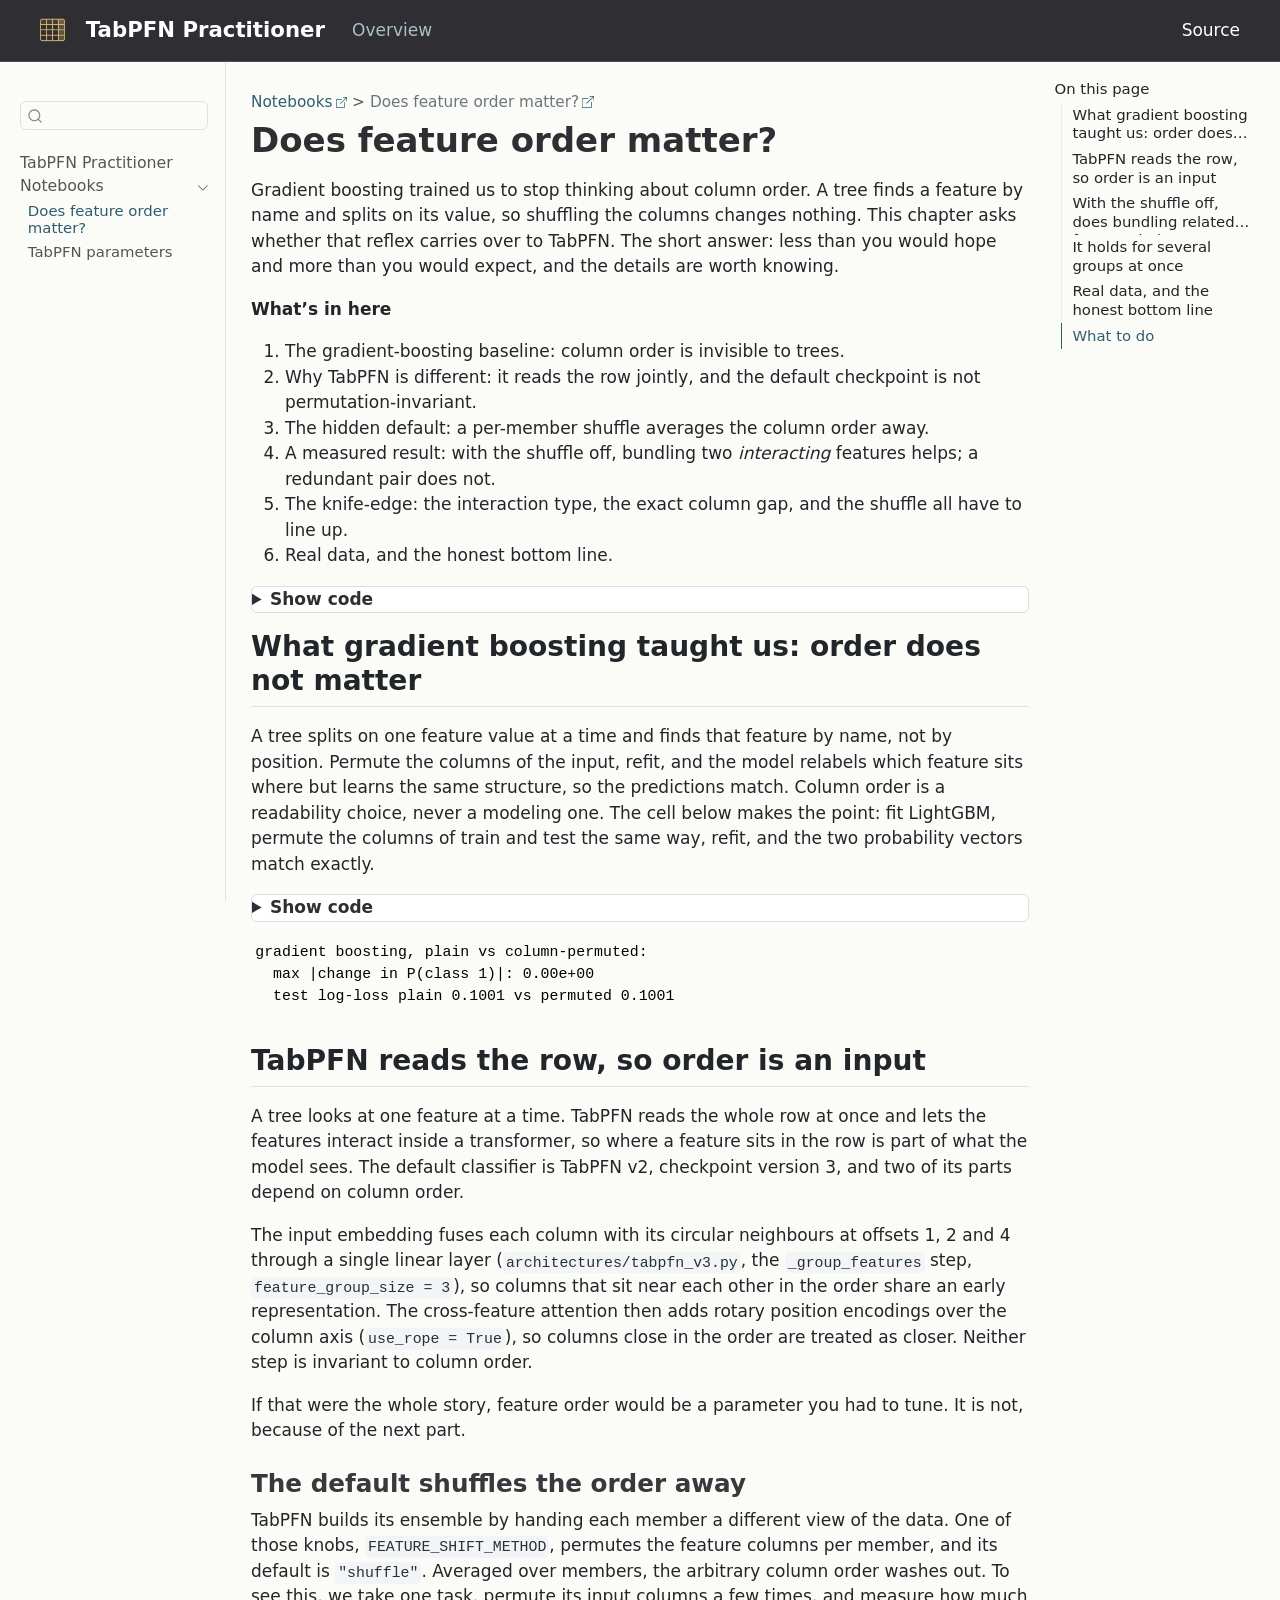
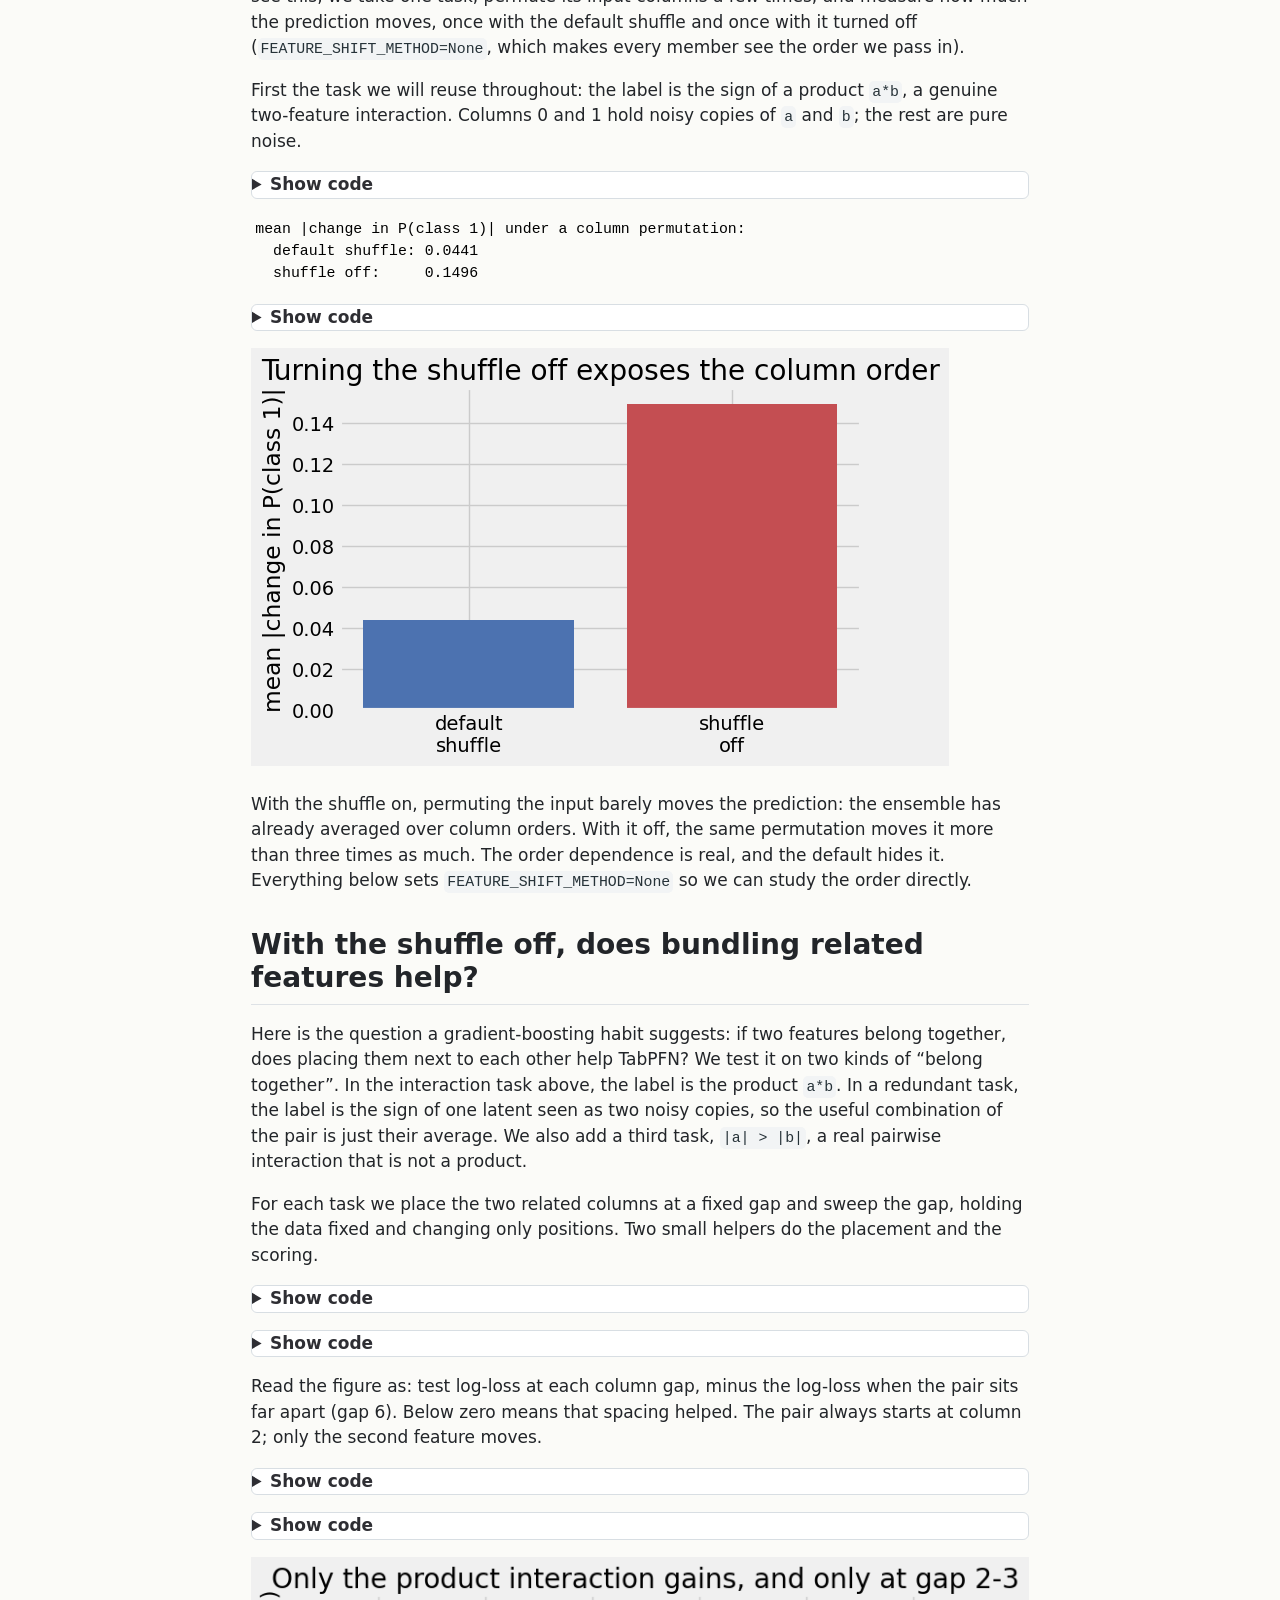
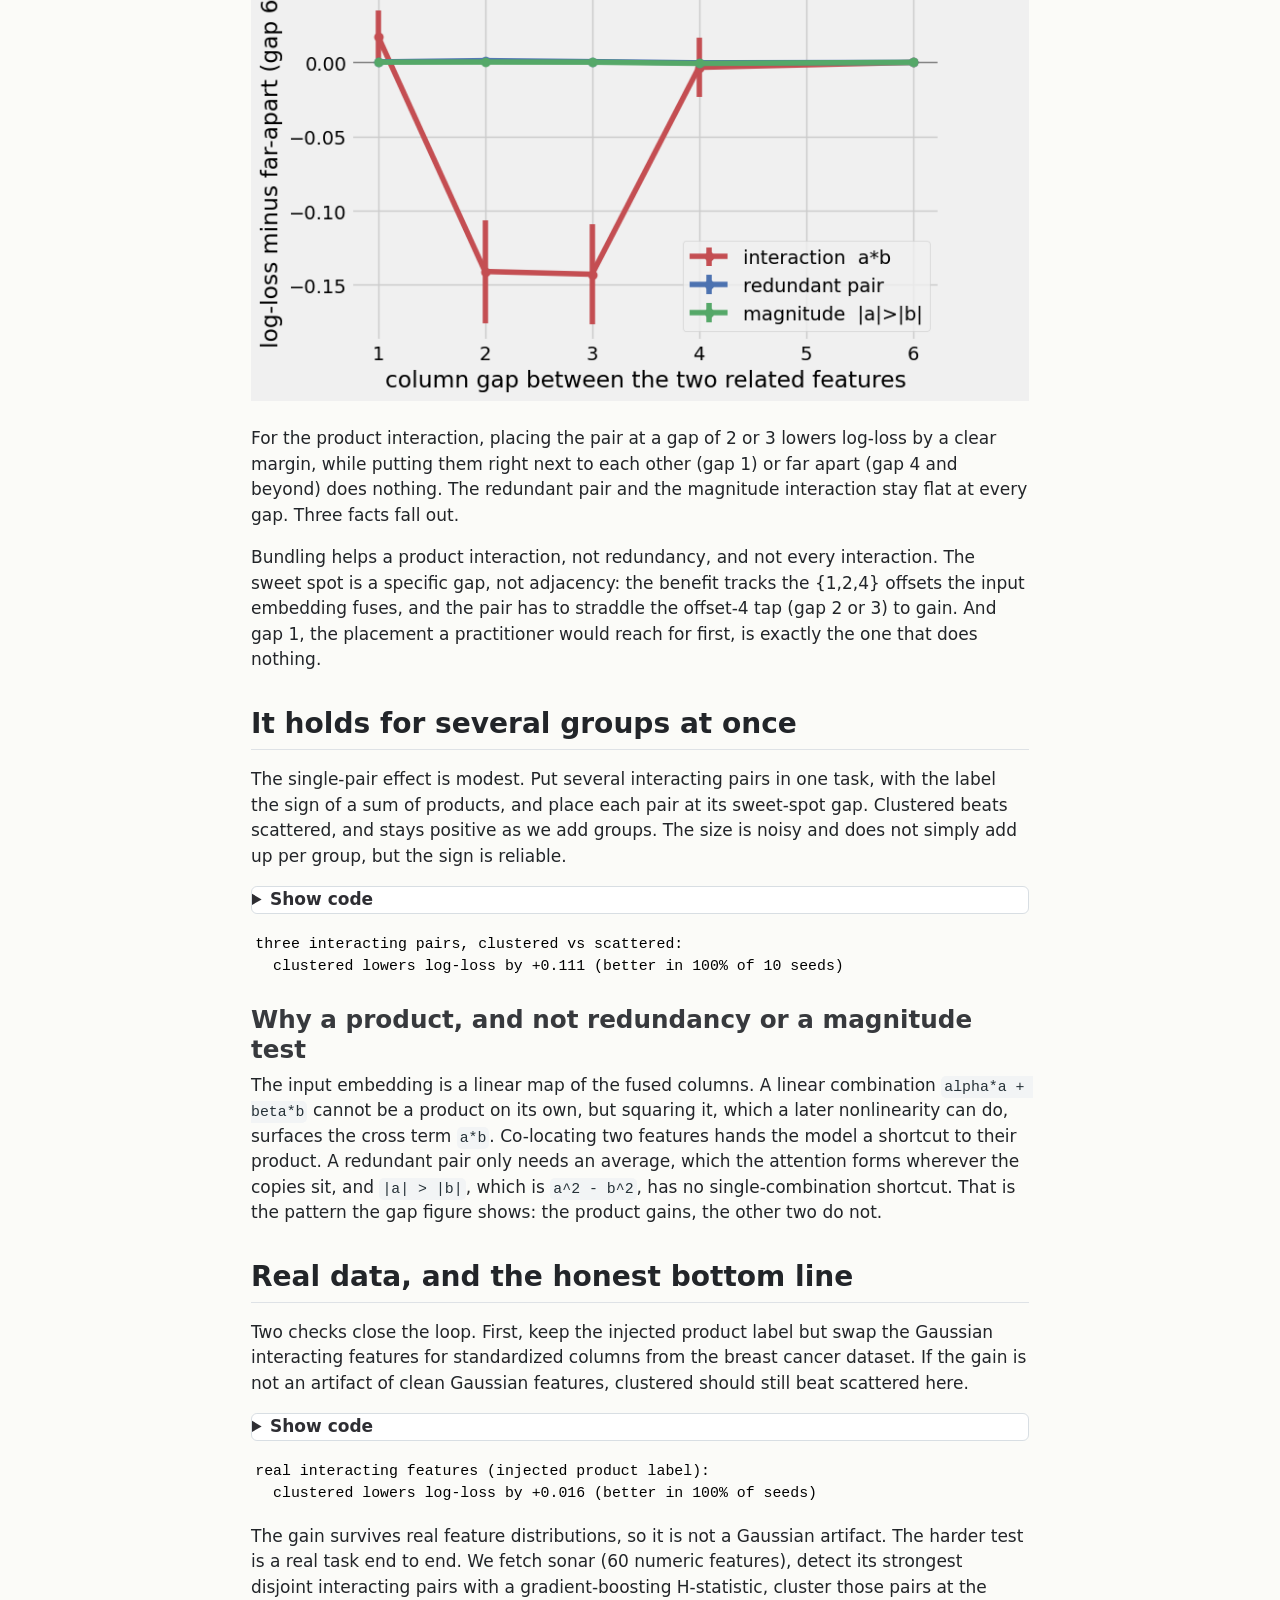
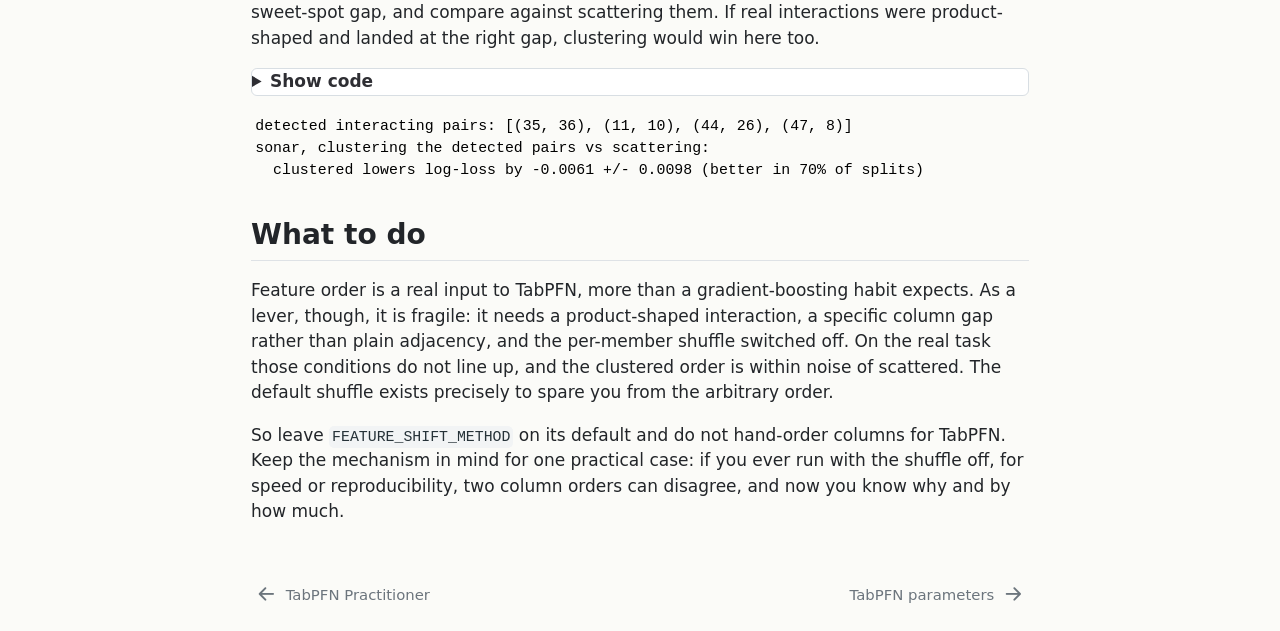
<file: FeatureOrder.html>
<!DOCTYPE html>
<html xmlns="http://www.w3.org/1999/xhtml" lang="en" xml:lang="en"><head>

<meta charset="utf-8">
<meta name="generator" content="quarto-1.9.38">

<meta name="viewport" content="width=device-width, initial-scale=1.0, user-scalable=yes">


<title>Does feature order matter? – TabPFN Practitioner</title>
<style>
/* Default styles provided by pandoc.
** See https://pandoc.org/MANUAL.html#variables-for-html for config info.
*/
code{white-space: pre-wrap;}
span.smallcaps{font-variant: small-caps;}
div.columns{display: flex; gap: min(4vw, 1.5em);}
div.column{flex: auto; overflow-x: auto;}
div.hanging-indent{margin-left: 1.5em; text-indent: -1.5em;}
ul.task-list{list-style: none;}
ul.task-list li input[type="checkbox"] {
  width: 0.8em;
  margin: 0 0.8em 0.2em -1em; /* quarto-specific, see https://github.com/quarto-dev/quarto-cli/issues/4556 */ 
  vertical-align: middle;
}
/* CSS for syntax highlighting */
html { -webkit-text-size-adjust: 100%; }
pre > code.sourceCode { white-space: pre; position: relative; }
pre > code.sourceCode > span { display: inline-block; line-height: 1.25; }
pre > code.sourceCode > span:empty { height: 1.2em; }
.sourceCode { overflow: visible; }
code.sourceCode > span { color: inherit; text-decoration: inherit; }
div.sourceCode { margin: 1em 0; }
pre.sourceCode { margin: 0; }
@media screen {
div.sourceCode { overflow: auto; }
}
@media print {
pre > code.sourceCode { white-space: pre-wrap; }
pre > code.sourceCode > span { text-indent: -5em; padding-left: 5em; }
}
pre.numberSource code
  { counter-reset: source-line 0; }
pre.numberSource code > span
  { position: relative; left: -4em; counter-increment: source-line; }
pre.numberSource code > span > a:first-child::before
  { content: counter(source-line);
    position: relative; left: -1em; text-align: right; vertical-align: baseline;
    border: none; display: inline-block;
    -webkit-touch-callout: none; -webkit-user-select: none;
    -khtml-user-select: none; -moz-user-select: none;
    -ms-user-select: none; user-select: none;
    padding: 0 4px; width: 4em;
  }
pre.numberSource { margin-left: 3em;  padding-left: 4px; }
div.sourceCode
  {   }
@media screen {
pre > code.sourceCode > span > a:first-child::before { text-decoration: underline; }
}
</style>


<script src="site_libs/quarto-nav/quarto-nav.js"></script>
<script src="site_libs/quarto-nav/headroom.min.js"></script>
<script src="site_libs/clipboard/clipboard.min.js"></script>
<script src="site_libs/quarto-search/autocomplete.umd.js"></script>
<script src="site_libs/quarto-search/fuse.min.js"></script>
<script src="site_libs/quarto-search/quarto-search.js"></script>
<meta name="quarto:offset" content="./">
<link href="./Parameters.html" rel="next">
<link href="./index.html" rel="prev">
<script src="site_libs/quarto-html/quarto.js" type="module"></script>
<script src="site_libs/quarto-html/tabsets/tabsets.js" type="module"></script>
<script src="site_libs/quarto-html/popper.min.js"></script>
<script src="site_libs/quarto-html/tippy.umd.min.js"></script>
<script src="site_libs/quarto-html/anchor.min.js"></script>
<link href="site_libs/quarto-html/tippy.css" rel="stylesheet">
<link href="site_libs/quarto-html/quarto-syntax-highlighting-1f0383365d55c353df76ff428ca87abd.css" rel="stylesheet" id="quarto-text-highlighting-styles">
<script src="site_libs/bootstrap/bootstrap.min.js"></script>
<link href="site_libs/bootstrap/bootstrap-icons.css" rel="stylesheet">
<link href="site_libs/bootstrap/bootstrap-5a3118da9a7072767d500adb0b6529fa.min.css" rel="stylesheet" append-hash="true" id="quarto-bootstrap" data-mode="light">
<script id="quarto-search-options" type="application/json">{
  "location": "sidebar",
  "copy-button": false,
  "collapse-after": 3,
  "panel-placement": "start",
  "type": "textbox",
  "limit": 50,
  "keyboard-shortcut": [
    "f",
    "/",
    "s"
  ],
  "language": {
    "search-no-results-text": "No results",
    "search-matching-documents-text": "matching documents",
    "search-copy-link-title": "Copy link to search",
    "search-hide-matches-text": "Hide additional matches",
    "search-more-match-text": "more match in this document",
    "search-more-matches-text": "more matches in this document",
    "search-clear-button-title": "Clear",
    "search-text-placeholder": "",
    "search-detached-cancel-button-title": "Cancel",
    "search-submit-button-title": "Submit",
    "search-label": "Search"
  }
}</script>
<style>
.navbar .navbar-brand {
  display: inline-flex;
  align-items: center;
  gap: 0.65rem;
}

.navbar .navbar-brand::before {
  content: "";
  flex: 0 0 auto;
  width: 2.65rem;
  aspect-ratio: 34 / 21;
  background-color: #d7b46a;
  -webkit-mask: url("features_target_table_icon.png") center / contain no-repeat;
  mask: url("features_target_table_icon.png") center / contain no-repeat;
}

#TOC .nav-link {
  display: -webkit-box;
  overflow: hidden;
  -webkit-box-orient: vertical;
  -webkit-line-clamp: 2;
}

@media (max-width: 575.98px) {
  .navbar .navbar-brand::before {
    width: 2.2rem;
  }
}
</style>


</head>

<body class="nav-sidebar docked nav-fixed quarto-light">

<div id="quarto-search-results"></div>
  <header id="quarto-header" class="headroom fixed-top">
    <nav class="navbar navbar-expand-lg " data-bs-theme="dark">
      <div class="navbar-container container-fluid">
      <div class="navbar-brand-container mx-auto">
    <a class="navbar-brand" href="./index.html">
    <span class="navbar-title">TabPFN Practitioner</span>
    </a>
  </div>
          <button class="navbar-toggler" type="button" data-bs-toggle="collapse" data-bs-target="#navbarCollapse" aria-controls="navbarCollapse" role="menu" aria-expanded="false" aria-label="Toggle navigation" onclick="if (window.quartoToggleHeadroom) { window.quartoToggleHeadroom(); }">
  <span class="navbar-toggler-icon"></span>
</button>
          <div class="collapse navbar-collapse" id="navbarCollapse">
            <ul class="navbar-nav navbar-nav-scroll me-auto">
  <li class="nav-item">
    <a class="nav-link active" href="./index.html" aria-current="page"> 
<span class="menu-text">Overview</span></a>
  </li>  
</ul>
            <ul class="navbar-nav navbar-nav-scroll ms-auto">
  <li class="nav-item">
    <a class="nav-link" href="https://github.com/CardoAI/TabPFNPractitioner"> 
<span class="menu-text">Source</span></a>
  </li>  
</ul>
          </div> <!-- /navcollapse -->
            <div class="quarto-navbar-tools">
</div>
      </div> <!-- /container-fluid -->
    </nav>
  <nav class="quarto-secondary-nav">
    <div class="container-fluid d-flex">
      <button type="button" class="quarto-btn-toggle btn" data-bs-toggle="collapse" role="button" data-bs-target=".quarto-sidebar-collapse-item" aria-controls="quarto-sidebar" aria-expanded="false" aria-label="Toggle sidebar navigation" onclick="if (window.quartoToggleHeadroom) { window.quartoToggleHeadroom(); }">
        <i class="bi bi-layout-text-sidebar-reverse"></i>
      </button>
        <nav class="quarto-page-breadcrumbs" aria-label="breadcrumb"><ol class="breadcrumb"><li class="breadcrumb-item"><a href="./FeatureOrder.html">Notebooks</a></li><li class="breadcrumb-item"><a href="./FeatureOrder.html">Does feature order matter?</a></li></ol></nav>
        <a class="flex-grow-1" role="navigation" data-bs-toggle="collapse" data-bs-target=".quarto-sidebar-collapse-item" aria-controls="quarto-sidebar" aria-expanded="false" aria-label="Toggle sidebar navigation" onclick="if (window.quartoToggleHeadroom) { window.quartoToggleHeadroom(); }">      
        </a>
      <button type="button" class="btn quarto-search-button" aria-label="Search" onclick="window.quartoOpenSearch();">
        <i class="bi bi-search"></i>
      </button>
    </div>
  </nav>
</header>
<!-- content -->
<div id="quarto-content" class="quarto-container page-columns page-rows-contents page-layout-article page-navbar">
<!-- sidebar -->
  <nav id="quarto-sidebar" class="sidebar collapse collapse-horizontal quarto-sidebar-collapse-item sidebar-navigation docked overflow-auto">
        <div class="mt-2 flex-shrink-0 align-items-center">
        <div class="sidebar-search">
        <div id="quarto-search" class="" title="Search"></div>
        </div>
        </div>
    <div class="sidebar-menu-container"> 
    <ul class="list-unstyled mt-1">
        <li class="sidebar-item">
  <div class="sidebar-item-container"> 
  <a href="./index.html" class="sidebar-item-text sidebar-link">
 <span class="menu-text">TabPFN Practitioner</span></a>
  </div>
</li>
        <li class="sidebar-item sidebar-item-section">
      <div class="sidebar-item-container"> 
            <a class="sidebar-item-text sidebar-link text-start" data-bs-toggle="collapse" data-bs-target="#quarto-sidebar-section-1" role="navigation" aria-expanded="true">
 <span class="menu-text">Notebooks</span></a>
          <a class="sidebar-item-toggle text-start" data-bs-toggle="collapse" data-bs-target="#quarto-sidebar-section-1" role="navigation" aria-expanded="true" aria-label="Toggle section">
            <i class="bi bi-chevron-right ms-2"></i>
          </a> 
      </div>
      <ul id="quarto-sidebar-section-1" class="collapse list-unstyled sidebar-section depth1 show">  
          <li class="sidebar-item">
  <div class="sidebar-item-container"> 
  <a href="./FeatureOrder.html" class="sidebar-item-text sidebar-link active">
 <span class="menu-text">Does feature order matter?</span></a>
  </div>
</li>
          <li class="sidebar-item">
  <div class="sidebar-item-container"> 
  <a href="./Parameters.html" class="sidebar-item-text sidebar-link">
 <span class="menu-text">TabPFN parameters</span></a>
  </div>
</li>
      </ul>
  </li>
    </ul>
    </div>
</nav>
<div id="quarto-sidebar-glass" class="quarto-sidebar-collapse-item" data-bs-toggle="collapse" data-bs-target=".quarto-sidebar-collapse-item"></div>
<!-- margin-sidebar -->
    <div id="quarto-margin-sidebar" class="sidebar margin-sidebar">
        <nav id="TOC" role="doc-toc" class="toc-active">
    <h2 id="toc-title">On this page</h2>
   
  <ul class="collapse">
  <li><a href="#what-gradient-boosting-taught-us-order-does-not-matter" id="toc-what-gradient-boosting-taught-us-order-does-not-matter" class="nav-link active" data-scroll-target="#what-gradient-boosting-taught-us-order-does-not-matter">What gradient boosting taught us: order does not matter</a></li>
  <li><a href="#tabpfn-reads-the-row-so-order-is-an-input" id="toc-tabpfn-reads-the-row-so-order-is-an-input" class="nav-link" data-scroll-target="#tabpfn-reads-the-row-so-order-is-an-input">TabPFN reads the row, so order is an input</a></li>
  <li><a href="#with-the-shuffle-off-does-bundling-related-features-help" id="toc-with-the-shuffle-off-does-bundling-related-features-help" class="nav-link" data-scroll-target="#with-the-shuffle-off-does-bundling-related-features-help">With the shuffle off, does bundling related features help?</a></li>
  <li><a href="#it-holds-for-several-groups-at-once" id="toc-it-holds-for-several-groups-at-once" class="nav-link" data-scroll-target="#it-holds-for-several-groups-at-once">It holds for several groups at once</a></li>
  <li><a href="#real-data-and-the-honest-bottom-line" id="toc-real-data-and-the-honest-bottom-line" class="nav-link" data-scroll-target="#real-data-and-the-honest-bottom-line">Real data, and the honest bottom line</a></li>
  <li><a href="#what-to-do" id="toc-what-to-do" class="nav-link" data-scroll-target="#what-to-do">What to do</a></li>
  </ul>
</nav>
    </div>
<!-- main -->
<main class="content" id="quarto-document-content">

<header id="title-block-header" class="quarto-title-block default"><nav class="quarto-page-breadcrumbs quarto-title-breadcrumbs d-none d-lg-block" aria-label="breadcrumb"><ol class="breadcrumb"><li class="breadcrumb-item"><a href="./FeatureOrder.html">Notebooks</a></li><li class="breadcrumb-item"><a href="./FeatureOrder.html">Does feature order matter?</a></li></ol></nav>
<div class="quarto-title">
<h1 class="title">Does feature order matter?</h1>
</div>



<div class="quarto-title-meta">

    
  
    
  </div>
  


</header>


<p>Gradient boosting trained us to stop thinking about column order. A tree finds a feature by name and splits on its value, so shuffling the columns changes nothing. This chapter asks whether that reflex carries over to TabPFN. The short answer: less than you would hope and more than you would expect, and the details are worth knowing.</p>
<p><strong>What’s in here</strong></p>
<ol type="1">
<li>The gradient-boosting baseline: column order is invisible to trees.</li>
<li>Why TabPFN is different: it reads the row jointly, and the default checkpoint is not permutation-invariant.</li>
<li>The hidden default: a per-member shuffle averages the column order away.</li>
<li>A measured result: with the shuffle off, bundling two <em>interacting</em> features helps; a redundant pair does not.</li>
<li>The knife-edge: the interaction type, the exact column gap, and the shuffle all have to line up.</li>
<li>Real data, and the honest bottom line.</li>
</ol>
<div id="d6037d79" class="cell" data-execution_count="1">
<details class="code-fold">
<summary>Show code</summary>
<div class="code-copy-outer-scaffold"><div class="sourceCode cell-code" id="cb1"><pre class="sourceCode python code-with-copy"><code class="sourceCode python"><span id="cb1-1"><a href="#cb1-1" aria-hidden="true" tabindex="-1"></a><span class="im">import</span> warnings</span>
<span id="cb1-2"><a href="#cb1-2" aria-hidden="true" tabindex="-1"></a>warnings.filterwarnings(<span class="st">"ignore"</span>)</span>
<span id="cb1-3"><a href="#cb1-3" aria-hidden="true" tabindex="-1"></a></span>
<span id="cb1-4"><a href="#cb1-4" aria-hidden="true" tabindex="-1"></a><span class="im">import</span> numpy <span class="im">as</span> np</span>
<span id="cb1-5"><a href="#cb1-5" aria-hidden="true" tabindex="-1"></a><span class="im">import</span> matplotlib.pyplot <span class="im">as</span> plt</span>
<span id="cb1-6"><a href="#cb1-6" aria-hidden="true" tabindex="-1"></a>plt.style.use(<span class="st">'fivethirtyeight'</span>)</span>
<span id="cb1-7"><a href="#cb1-7" aria-hidden="true" tabindex="-1"></a><span class="im">from</span> tqdm <span class="im">import</span> tqdm</span>
<span id="cb1-8"><a href="#cb1-8" aria-hidden="true" tabindex="-1"></a><span class="im">from</span> sklearn.metrics <span class="im">import</span> log_loss</span>
<span id="cb1-9"><a href="#cb1-9" aria-hidden="true" tabindex="-1"></a><span class="im">from</span> tabpfn <span class="im">import</span> TabPFNClassifier</span></code></pre></div><button title="Copy to Clipboard" class="code-copy-button"><i class="bi"></i></button></div>
</details>
</div>
<section id="what-gradient-boosting-taught-us-order-does-not-matter" class="level2">
<h2 class="anchored" data-anchor-id="what-gradient-boosting-taught-us-order-does-not-matter">What gradient boosting taught us: order does not matter</h2>
<p>A tree splits on one feature value at a time and finds that feature by name, not by position. Permute the columns of the input, refit, and the model relabels which feature sits where but learns the same structure, so the predictions match. Column order is a readability choice, never a modeling one. The cell below makes the point: fit LightGBM, permute the columns of train and test the same way, refit, and the two probability vectors match exactly.</p>
<div id="c7863d46" class="cell" data-execution_count="2">
<details class="code-fold">
<summary>Show code</summary>
<div class="code-copy-outer-scaffold"><div class="sourceCode cell-code" id="cb2"><pre class="sourceCode python code-with-copy"><code class="sourceCode python"><span id="cb2-1"><a href="#cb2-1" aria-hidden="true" tabindex="-1"></a><span class="im">from</span> lightgbm <span class="im">import</span> LGBMClassifier</span>
<span id="cb2-2"><a href="#cb2-2" aria-hidden="true" tabindex="-1"></a></span>
<span id="cb2-3"><a href="#cb2-3" aria-hidden="true" tabindex="-1"></a>rng <span class="op">=</span> np.random.RandomState(<span class="dv">0</span>)</span>
<span id="cb2-4"><a href="#cb2-4" aria-hidden="true" tabindex="-1"></a>n_features <span class="op">=</span> <span class="dv">12</span></span>
<span id="cb2-5"><a href="#cb2-5" aria-hidden="true" tabindex="-1"></a>X_train <span class="op">=</span> rng.randn(<span class="dv">4000</span>, n_features)</span>
<span id="cb2-6"><a href="#cb2-6" aria-hidden="true" tabindex="-1"></a>X_test <span class="op">=</span> rng.randn(<span class="dv">2000</span>, n_features)</span>
<span id="cb2-7"><a href="#cb2-7" aria-hidden="true" tabindex="-1"></a></span>
<span id="cb2-8"><a href="#cb2-8" aria-hidden="true" tabindex="-1"></a><span class="kw">def</span> product_label(feature_matrix):</span>
<span id="cb2-9"><a href="#cb2-9" aria-hidden="true" tabindex="-1"></a>    <span class="co">"""Binary label from a product interaction plus two linear terms."""</span></span>
<span id="cb2-10"><a href="#cb2-10" aria-hidden="true" tabindex="-1"></a>    signal <span class="op">=</span> (feature_matrix[:, <span class="dv">0</span>] <span class="op">*</span> feature_matrix[:, <span class="dv">1</span>]</span>
<span id="cb2-11"><a href="#cb2-11" aria-hidden="true" tabindex="-1"></a>              <span class="op">+</span> <span class="fl">0.7</span> <span class="op">*</span> feature_matrix[:, <span class="dv">2</span>] <span class="op">-</span> <span class="fl">0.7</span> <span class="op">*</span> feature_matrix[:, <span class="dv">3</span>])</span>
<span id="cb2-12"><a href="#cb2-12" aria-hidden="true" tabindex="-1"></a>    <span class="cf">return</span> (signal <span class="op">&gt;</span> <span class="dv">0</span>).astype(<span class="bu">int</span>)</span>
<span id="cb2-13"><a href="#cb2-13" aria-hidden="true" tabindex="-1"></a></span>
<span id="cb2-14"><a href="#cb2-14" aria-hidden="true" tabindex="-1"></a>y_train <span class="op">=</span> product_label(X_train)</span>
<span id="cb2-15"><a href="#cb2-15" aria-hidden="true" tabindex="-1"></a>y_test <span class="op">=</span> product_label(X_test)</span>
<span id="cb2-16"><a href="#cb2-16" aria-hidden="true" tabindex="-1"></a></span>
<span id="cb2-17"><a href="#cb2-17" aria-hidden="true" tabindex="-1"></a>column_permutation <span class="op">=</span> rng.permutation(n_features)</span>
<span id="cb2-18"><a href="#cb2-18" aria-hidden="true" tabindex="-1"></a>gbm_plain <span class="op">=</span> LGBMClassifier(n_estimators<span class="op">=</span><span class="dv">200</span>, verbose<span class="op">=-</span><span class="dv">1</span>).fit(X_train, y_train)</span>
<span id="cb2-19"><a href="#cb2-19" aria-hidden="true" tabindex="-1"></a>gbm_permuted <span class="op">=</span> LGBMClassifier(n_estimators<span class="op">=</span><span class="dv">200</span>, verbose<span class="op">=-</span><span class="dv">1</span>).fit(X_train[:, column_permutation], y_train)</span>
<span id="cb2-20"><a href="#cb2-20" aria-hidden="true" tabindex="-1"></a>proba_plain <span class="op">=</span> gbm_plain.predict_proba(X_test)[:, <span class="dv">1</span>]</span>
<span id="cb2-21"><a href="#cb2-21" aria-hidden="true" tabindex="-1"></a>proba_permuted <span class="op">=</span> gbm_permuted.predict_proba(X_test[:, column_permutation])[:, <span class="dv">1</span>]</span>
<span id="cb2-22"><a href="#cb2-22" aria-hidden="true" tabindex="-1"></a></span>
<span id="cb2-23"><a href="#cb2-23" aria-hidden="true" tabindex="-1"></a><span class="bu">print</span>(<span class="st">"gradient boosting, plain vs column-permuted:"</span>)</span>
<span id="cb2-24"><a href="#cb2-24" aria-hidden="true" tabindex="-1"></a><span class="bu">print</span>(<span class="ss">f"  max |change in P(class 1)|: </span><span class="sc">{</span>np<span class="sc">.</span><span class="bu">max</span>(np.<span class="bu">abs</span>(proba_plain <span class="op">-</span> proba_permuted))<span class="sc">:.2e}</span><span class="ss">"</span>)</span>
<span id="cb2-25"><a href="#cb2-25" aria-hidden="true" tabindex="-1"></a><span class="bu">print</span>(<span class="ss">f"  test log-loss plain </span><span class="sc">{</span>log_loss(y_test, proba_plain)<span class="sc">:.4f}</span><span class="ss"> vs permuted </span><span class="sc">{</span>log_loss(y_test, proba_permuted)<span class="sc">:.4f}</span><span class="ss">"</span>)</span></code></pre></div><button title="Copy to Clipboard" class="code-copy-button"><i class="bi"></i></button></div>
</details>
<div class="cell-output cell-output-stdout">
<pre><code>gradient boosting, plain vs column-permuted:
  max |change in P(class 1)|: 0.00e+00
  test log-loss plain 0.1001 vs permuted 0.1001</code></pre>
</div>
</div>
</section>
<section id="tabpfn-reads-the-row-so-order-is-an-input" class="level2">
<h2 class="anchored" data-anchor-id="tabpfn-reads-the-row-so-order-is-an-input">TabPFN reads the row, so order is an input</h2>
<p>A tree looks at one feature at a time. TabPFN reads the whole row at once and lets the features interact inside a transformer, so where a feature sits in the row is part of what the model sees. The default classifier is TabPFN v2, checkpoint version 3, and two of its parts depend on column order.</p>
<p>The input embedding fuses each column with its circular neighbours at offsets 1, 2 and 4 through a single linear layer (<code>architectures/tabpfn_v3.py</code>, the <code>_group_features</code> step, <code>feature_group_size = 3</code>), so columns that sit near each other in the order share an early representation. The cross-feature attention then adds rotary position encodings over the column axis (<code>use_rope = True</code>), so columns close in the order are treated as closer. Neither step is invariant to column order.</p>
<p>If that were the whole story, feature order would be a parameter you had to tune. It is not, because of the next part.</p>
<section id="the-default-shuffles-the-order-away" class="level3">
<h3 class="anchored" data-anchor-id="the-default-shuffles-the-order-away">The default shuffles the order away</h3>
<p>TabPFN builds its ensemble by handing each member a different view of the data. One of those knobs, <code>FEATURE_SHIFT_METHOD</code>, permutes the feature columns per member, and its default is <code>"shuffle"</code>. Averaged over members, the arbitrary column order washes out. To see this, we take one task, permute its input columns a few times, and measure how much the prediction moves, once with the default shuffle and once with it turned off (<code>FEATURE_SHIFT_METHOD=None</code>, which makes every member see the order we pass in).</p>
<p>First the task we will reuse throughout: the label is the sign of a product <code>a*b</code>, a genuine two-feature interaction. Columns 0 and 1 hold noisy copies of <code>a</code> and <code>b</code>; the rest are pure noise.</p>
<div id="a6eadb72" class="cell" data-execution_count="3">
<details class="code-fold">
<summary>Show code</summary>
<div class="code-copy-outer-scaffold"><div class="sourceCode cell-code" id="cb4"><pre class="sourceCode python code-with-copy"><code class="sourceCode python"><span id="cb4-1"><a href="#cb4-1" aria-hidden="true" tabindex="-1"></a><span class="kw">def</span> make_interaction_task(seed, n_train<span class="op">=</span><span class="dv">200</span>, n_test<span class="op">=</span><span class="dv">600</span>, n_noise<span class="op">=</span><span class="dv">18</span>, obs_noise<span class="op">=</span><span class="fl">0.3</span>):</span>
<span id="cb4-2"><a href="#cb4-2" aria-hidden="true" tabindex="-1"></a>    <span class="co">"""Label is sign(a*b). Columns 0,1 are the interacting pair; the other n_noise columns are noise."""</span></span>
<span id="cb4-3"><a href="#cb4-3" aria-hidden="true" tabindex="-1"></a>    rng <span class="op">=</span> np.random.RandomState(seed)</span>
<span id="cb4-4"><a href="#cb4-4" aria-hidden="true" tabindex="-1"></a>    a <span class="op">=</span> rng.randn(n_train <span class="op">+</span> n_test)</span>
<span id="cb4-5"><a href="#cb4-5" aria-hidden="true" tabindex="-1"></a>    b <span class="op">=</span> rng.randn(n_train <span class="op">+</span> n_test)</span>
<span id="cb4-6"><a href="#cb4-6" aria-hidden="true" tabindex="-1"></a>    label <span class="op">=</span> (a <span class="op">*</span> b <span class="op">&gt;</span> <span class="dv">0</span>).astype(<span class="bu">int</span>)</span>
<span id="cb4-7"><a href="#cb4-7" aria-hidden="true" tabindex="-1"></a>    columns <span class="op">=</span> [a <span class="op">+</span> obs_noise <span class="op">*</span> rng.randn(n_train <span class="op">+</span> n_test),</span>
<span id="cb4-8"><a href="#cb4-8" aria-hidden="true" tabindex="-1"></a>               b <span class="op">+</span> obs_noise <span class="op">*</span> rng.randn(n_train <span class="op">+</span> n_test)]</span>
<span id="cb4-9"><a href="#cb4-9" aria-hidden="true" tabindex="-1"></a>    columns <span class="op">+=</span> [rng.randn(n_train <span class="op">+</span> n_test) <span class="cf">for</span> _ <span class="kw">in</span> <span class="bu">range</span>(n_noise)]</span>
<span id="cb4-10"><a href="#cb4-10" aria-hidden="true" tabindex="-1"></a>    feature_matrix <span class="op">=</span> np.column_stack(columns)</span>
<span id="cb4-11"><a href="#cb4-11" aria-hidden="true" tabindex="-1"></a>    <span class="cf">return</span> feature_matrix[:n_train], label[:n_train], feature_matrix[n_train:], label[n_train:]</span>
<span id="cb4-12"><a href="#cb4-12" aria-hidden="true" tabindex="-1"></a></span>
<span id="cb4-13"><a href="#cb4-13" aria-hidden="true" tabindex="-1"></a>X_train, y_train, X_test, y_test <span class="op">=</span> make_interaction_task(seed<span class="op">=</span><span class="dv">0</span>)</span>
<span id="cb4-14"><a href="#cb4-14" aria-hidden="true" tabindex="-1"></a>n_columns <span class="op">=</span> X_train.shape[<span class="dv">1</span>]</span>
<span id="cb4-15"><a href="#cb4-15" aria-hidden="true" tabindex="-1"></a>shuffle_rng <span class="op">=</span> np.random.RandomState(<span class="dv">1</span>)</span>
<span id="cb4-16"><a href="#cb4-16" aria-hidden="true" tabindex="-1"></a>permutations <span class="op">=</span> [shuffle_rng.permutation(n_columns) <span class="cf">for</span> _ <span class="kw">in</span> <span class="bu">range</span>(<span class="dv">5</span>)]</span>
<span id="cb4-17"><a href="#cb4-17" aria-hidden="true" tabindex="-1"></a></span>
<span id="cb4-18"><a href="#cb4-18" aria-hidden="true" tabindex="-1"></a><span class="kw">def</span> mean_probability_shift(feature_shift):</span>
<span id="cb4-19"><a href="#cb4-19" aria-hidden="true" tabindex="-1"></a>    <span class="co">"""Average absolute change in P(class 1) when the input columns are permuted, vs the identity order."""</span></span>
<span id="cb4-20"><a href="#cb4-20" aria-hidden="true" tabindex="-1"></a>    <span class="kw">def</span> fit_predict(train_matrix, test_matrix):</span>
<span id="cb4-21"><a href="#cb4-21" aria-hidden="true" tabindex="-1"></a>        model <span class="op">=</span> TabPFNClassifier(inference_config<span class="op">=</span>{<span class="st">"FEATURE_SHIFT_METHOD"</span>: feature_shift},</span>
<span id="cb4-22"><a href="#cb4-22" aria-hidden="true" tabindex="-1"></a>                                 n_estimators<span class="op">=</span><span class="dv">16</span>, random_state<span class="op">=</span><span class="dv">0</span>, auto_scale_n_estimators<span class="op">=</span><span class="va">False</span>)</span>
<span id="cb4-23"><a href="#cb4-23" aria-hidden="true" tabindex="-1"></a>        model.fit(train_matrix, y_train)</span>
<span id="cb4-24"><a href="#cb4-24" aria-hidden="true" tabindex="-1"></a>        <span class="cf">return</span> model.predict_proba(test_matrix)[:, <span class="dv">1</span>]</span>
<span id="cb4-25"><a href="#cb4-25" aria-hidden="true" tabindex="-1"></a>    base_proba <span class="op">=</span> fit_predict(X_train, X_test)</span>
<span id="cb4-26"><a href="#cb4-26" aria-hidden="true" tabindex="-1"></a>    shifts <span class="op">=</span> []</span>
<span id="cb4-27"><a href="#cb4-27" aria-hidden="true" tabindex="-1"></a>    <span class="cf">for</span> permutation <span class="kw">in</span> tqdm(permutations, desc<span class="op">=</span><span class="ss">f"shift=</span><span class="sc">{</span>feature_shift<span class="sc">}</span><span class="ss">"</span>):</span>
<span id="cb4-28"><a href="#cb4-28" aria-hidden="true" tabindex="-1"></a>        permuted_proba <span class="op">=</span> fit_predict(X_train[:, permutation], X_test[:, permutation])</span>
<span id="cb4-29"><a href="#cb4-29" aria-hidden="true" tabindex="-1"></a>        shifts.append(np.mean(np.<span class="bu">abs</span>(permuted_proba <span class="op">-</span> base_proba)))</span>
<span id="cb4-30"><a href="#cb4-30" aria-hidden="true" tabindex="-1"></a>    <span class="cf">return</span> np.mean(shifts)</span>
<span id="cb4-31"><a href="#cb4-31" aria-hidden="true" tabindex="-1"></a></span>
<span id="cb4-32"><a href="#cb4-32" aria-hidden="true" tabindex="-1"></a>shift_default <span class="op">=</span> mean_probability_shift(<span class="st">"shuffle"</span>)</span>
<span id="cb4-33"><a href="#cb4-33" aria-hidden="true" tabindex="-1"></a>shift_off <span class="op">=</span> mean_probability_shift(<span class="va">None</span>)</span>
<span id="cb4-34"><a href="#cb4-34" aria-hidden="true" tabindex="-1"></a><span class="bu">print</span>(<span class="st">"mean |change in P(class 1)| under a column permutation:"</span>)</span>
<span id="cb4-35"><a href="#cb4-35" aria-hidden="true" tabindex="-1"></a><span class="bu">print</span>(<span class="ss">f"  default shuffle: </span><span class="sc">{</span>shift_default<span class="sc">:.4f}</span><span class="ss">"</span>)</span>
<span id="cb4-36"><a href="#cb4-36" aria-hidden="true" tabindex="-1"></a><span class="bu">print</span>(<span class="ss">f"  shuffle off:     </span><span class="sc">{</span>shift_off<span class="sc">:.4f}</span><span class="ss">"</span>)</span></code></pre></div><button title="Copy to Clipboard" class="code-copy-button"><i class="bi"></i></button></div>
</details>
<div class="cell-output cell-output-stdout">
<pre><code>mean |change in P(class 1)| under a column permutation:
  default shuffle: 0.0441
  shuffle off:     0.1496</code></pre>
</div>
</div>
<div id="50826878" class="cell" data-execution_count="4">
<details class="code-fold">
<summary>Show code</summary>
<div class="code-copy-outer-scaffold"><div class="sourceCode cell-code" id="cb6"><pre class="sourceCode python code-with-copy"><code class="sourceCode python"><span id="cb6-1"><a href="#cb6-1" aria-hidden="true" tabindex="-1"></a>fig, ax <span class="op">=</span> plt.subplots(figsize<span class="op">=</span>(<span class="fl">6.4</span>, <span class="fl">4.4</span>))</span>
<span id="cb6-2"><a href="#cb6-2" aria-hidden="true" tabindex="-1"></a>ax.bar([<span class="st">"default</span><span class="ch">\n</span><span class="st">shuffle"</span>, <span class="st">"shuffle</span><span class="ch">\n</span><span class="st">off"</span>], [shift_default, shift_off], color<span class="op">=</span>[<span class="st">"#4c72b0"</span>, <span class="st">"#c44e52"</span>])</span>
<span id="cb6-3"><a href="#cb6-3" aria-hidden="true" tabindex="-1"></a>ax.set_ylabel(<span class="st">"mean |change in P(class 1)|"</span>)</span>
<span id="cb6-4"><a href="#cb6-4" aria-hidden="true" tabindex="-1"></a>ax.set_title(<span class="st">"Turning the shuffle off exposes the column order"</span>)</span>
<span id="cb6-5"><a href="#cb6-5" aria-hidden="true" tabindex="-1"></a>plt.tight_layout()</span>
<span id="cb6-6"><a href="#cb6-6" aria-hidden="true" tabindex="-1"></a>plt.show()</span></code></pre></div><button title="Copy to Clipboard" class="code-copy-button"><i class="bi"></i></button></div>
</details>
<div class="cell-output cell-output-display">
<div>
<figure class="figure">
<p><img src="FeatureOrder_files/figure-html/cell-5-output-1.png" class="img-fluid figure-img"></p>
</figure>
</div>
</div>
</div>
<p>With the shuffle on, permuting the input barely moves the prediction: the ensemble has already averaged over column orders. With it off, the same permutation moves it more than three times as much. The order dependence is real, and the default hides it. Everything below sets <code>FEATURE_SHIFT_METHOD=None</code> so we can study the order directly.</p>
</section>
</section>
<section id="with-the-shuffle-off-does-bundling-related-features-help" class="level2">
<h2 class="anchored" data-anchor-id="with-the-shuffle-off-does-bundling-related-features-help">With the shuffle off, does bundling related features help?</h2>
<p>Here is the question a gradient-boosting habit suggests: if two features belong together, does placing them next to each other help TabPFN? We test it on two kinds of “belong together”. In the interaction task above, the label is the product <code>a*b</code>. In a redundant task, the label is the sign of one latent seen as two noisy copies, so the useful combination of the pair is just their average. We also add a third task, <code>|a| &gt; |b|</code>, a real pairwise interaction that is not a product.</p>
<p>For each task we place the two related columns at a fixed gap and sweep the gap, holding the data fixed and changing only positions. Two small helpers do the placement and the scoring.</p>
<div id="972b7297" class="cell" data-execution_count="5">
<details class="code-fold">
<summary>Show code</summary>
<div class="code-copy-outer-scaffold"><div class="sourceCode cell-code" id="cb7"><pre class="sourceCode python code-with-copy"><code class="sourceCode python"><span id="cb7-1"><a href="#cb7-1" aria-hidden="true" tabindex="-1"></a><span class="kw">def</span> order_columns(feature_matrix, placements):</span>
<span id="cb7-2"><a href="#cb7-2" aria-hidden="true" tabindex="-1"></a>    <span class="co">"""Return the matrix with chosen columns moved to chosen positions: a pure permutation.</span></span>
<span id="cb7-3"><a href="#cb7-3" aria-hidden="true" tabindex="-1"></a></span>
<span id="cb7-4"><a href="#cb7-4" aria-hidden="true" tabindex="-1"></a><span class="co">    placements is a list of (source_column, target_position). The remaining columns fill the other</span></span>
<span id="cb7-5"><a href="#cb7-5" aria-hidden="true" tabindex="-1"></a><span class="co">    positions in their original order, so only positions change and never the data itself."""</span></span>
<span id="cb7-6"><a href="#cb7-6" aria-hidden="true" tabindex="-1"></a>    n_cols <span class="op">=</span> feature_matrix.shape[<span class="dv">1</span>]</span>
<span id="cb7-7"><a href="#cb7-7" aria-hidden="true" tabindex="-1"></a>    order <span class="op">=</span> [<span class="va">None</span>] <span class="op">*</span> n_cols</span>
<span id="cb7-8"><a href="#cb7-8" aria-hidden="true" tabindex="-1"></a>    placed <span class="op">=</span> <span class="bu">set</span>(column <span class="cf">for</span> column, _ <span class="kw">in</span> placements)</span>
<span id="cb7-9"><a href="#cb7-9" aria-hidden="true" tabindex="-1"></a>    <span class="cf">for</span> column, position <span class="kw">in</span> placements:</span>
<span id="cb7-10"><a href="#cb7-10" aria-hidden="true" tabindex="-1"></a>        order[position] <span class="op">=</span> column</span>
<span id="cb7-11"><a href="#cb7-11" aria-hidden="true" tabindex="-1"></a>    remaining <span class="op">=</span> (c <span class="cf">for</span> c <span class="kw">in</span> <span class="bu">range</span>(n_cols) <span class="cf">if</span> c <span class="kw">not</span> <span class="kw">in</span> placed)</span>
<span id="cb7-12"><a href="#cb7-12" aria-hidden="true" tabindex="-1"></a>    <span class="cf">for</span> position <span class="kw">in</span> <span class="bu">range</span>(n_cols):</span>
<span id="cb7-13"><a href="#cb7-13" aria-hidden="true" tabindex="-1"></a>        <span class="cf">if</span> order[position] <span class="kw">is</span> <span class="va">None</span>:</span>
<span id="cb7-14"><a href="#cb7-14" aria-hidden="true" tabindex="-1"></a>            order[position] <span class="op">=</span> <span class="bu">next</span>(remaining)</span>
<span id="cb7-15"><a href="#cb7-15" aria-hidden="true" tabindex="-1"></a>    <span class="cf">return</span> feature_matrix[:, order]</span>
<span id="cb7-16"><a href="#cb7-16" aria-hidden="true" tabindex="-1"></a></span>
<span id="cb7-17"><a href="#cb7-17" aria-hidden="true" tabindex="-1"></a><span class="kw">def</span> tabpfn_test_logloss(X_train, y_train, X_test, y_test, feature_shift):</span>
<span id="cb7-18"><a href="#cb7-18" aria-hidden="true" tabindex="-1"></a>    <span class="co">"""Fit TabPFN with a chosen FEATURE_SHIFT_METHOD and return test log-loss.</span></span>
<span id="cb7-19"><a href="#cb7-19" aria-hidden="true" tabindex="-1"></a></span>
<span id="cb7-20"><a href="#cb7-20" aria-hidden="true" tabindex="-1"></a><span class="co">    feature_shift=None turns off the per-member column shuffle, so every ensemble member sees the</span></span>
<span id="cb7-21"><a href="#cb7-21" aria-hidden="true" tabindex="-1"></a><span class="co">    exact column order we pass in."""</span></span>
<span id="cb7-22"><a href="#cb7-22" aria-hidden="true" tabindex="-1"></a>    model <span class="op">=</span> TabPFNClassifier(inference_config<span class="op">=</span>{<span class="st">"FEATURE_SHIFT_METHOD"</span>: feature_shift},</span>
<span id="cb7-23"><a href="#cb7-23" aria-hidden="true" tabindex="-1"></a>                             n_estimators<span class="op">=</span><span class="dv">16</span>, random_state<span class="op">=</span><span class="dv">0</span>, auto_scale_n_estimators<span class="op">=</span><span class="va">False</span>)</span>
<span id="cb7-24"><a href="#cb7-24" aria-hidden="true" tabindex="-1"></a>    model.fit(X_train, y_train)</span>
<span id="cb7-25"><a href="#cb7-25" aria-hidden="true" tabindex="-1"></a>    proba <span class="op">=</span> model.predict_proba(X_test)[:, <span class="dv">1</span>]</span>
<span id="cb7-26"><a href="#cb7-26" aria-hidden="true" tabindex="-1"></a>    <span class="cf">return</span> log_loss(y_test, np.column_stack([<span class="dv">1</span> <span class="op">-</span> proba, proba]))</span></code></pre></div><button title="Copy to Clipboard" class="code-copy-button"><i class="bi"></i></button></div>
</details>
</div>
<div id="3d01e911" class="cell" data-execution_count="6">
<details class="code-fold">
<summary>Show code</summary>
<div class="code-copy-outer-scaffold"><div class="sourceCode cell-code" id="cb8"><pre class="sourceCode python code-with-copy"><code class="sourceCode python"><span id="cb8-1"><a href="#cb8-1" aria-hidden="true" tabindex="-1"></a><span class="kw">def</span> make_redundant_task(seed, n_train<span class="op">=</span><span class="dv">200</span>, n_test<span class="op">=</span><span class="dv">600</span>, n_noise<span class="op">=</span><span class="dv">18</span>, obs_noise<span class="op">=</span><span class="fl">1.5</span>):</span>
<span id="cb8-2"><a href="#cb8-2" aria-hidden="true" tabindex="-1"></a>    <span class="co">"""Label is sign(latent), with the latent observed twice with noise. Columns 0,1 are the copies."""</span></span>
<span id="cb8-3"><a href="#cb8-3" aria-hidden="true" tabindex="-1"></a>    rng <span class="op">=</span> np.random.RandomState(seed)</span>
<span id="cb8-4"><a href="#cb8-4" aria-hidden="true" tabindex="-1"></a>    latent <span class="op">=</span> rng.randn(n_train <span class="op">+</span> n_test)</span>
<span id="cb8-5"><a href="#cb8-5" aria-hidden="true" tabindex="-1"></a>    label <span class="op">=</span> (latent <span class="op">&gt;</span> <span class="dv">0</span>).astype(<span class="bu">int</span>)</span>
<span id="cb8-6"><a href="#cb8-6" aria-hidden="true" tabindex="-1"></a>    columns <span class="op">=</span> [latent <span class="op">+</span> obs_noise <span class="op">*</span> rng.randn(n_train <span class="op">+</span> n_test),</span>
<span id="cb8-7"><a href="#cb8-7" aria-hidden="true" tabindex="-1"></a>               latent <span class="op">+</span> obs_noise <span class="op">*</span> rng.randn(n_train <span class="op">+</span> n_test)]</span>
<span id="cb8-8"><a href="#cb8-8" aria-hidden="true" tabindex="-1"></a>    columns <span class="op">+=</span> [rng.randn(n_train <span class="op">+</span> n_test) <span class="cf">for</span> _ <span class="kw">in</span> <span class="bu">range</span>(n_noise)]</span>
<span id="cb8-9"><a href="#cb8-9" aria-hidden="true" tabindex="-1"></a>    feature_matrix <span class="op">=</span> np.column_stack(columns)</span>
<span id="cb8-10"><a href="#cb8-10" aria-hidden="true" tabindex="-1"></a>    <span class="cf">return</span> feature_matrix[:n_train], label[:n_train], feature_matrix[n_train:], label[n_train:]</span>
<span id="cb8-11"><a href="#cb8-11" aria-hidden="true" tabindex="-1"></a></span>
<span id="cb8-12"><a href="#cb8-12" aria-hidden="true" tabindex="-1"></a><span class="kw">def</span> make_magnitude_task(seed, n_train<span class="op">=</span><span class="dv">200</span>, n_test<span class="op">=</span><span class="dv">600</span>, n_noise<span class="op">=</span><span class="dv">18</span>, obs_noise<span class="op">=</span><span class="fl">0.3</span>):</span>
<span id="cb8-13"><a href="#cb8-13" aria-hidden="true" tabindex="-1"></a>    <span class="co">"""Label is |a| &gt; |b|, a pairwise interaction that is not a product. Columns 0,1 are the pair."""</span></span>
<span id="cb8-14"><a href="#cb8-14" aria-hidden="true" tabindex="-1"></a>    rng <span class="op">=</span> np.random.RandomState(seed)</span>
<span id="cb8-15"><a href="#cb8-15" aria-hidden="true" tabindex="-1"></a>    a <span class="op">=</span> rng.randn(n_train <span class="op">+</span> n_test)</span>
<span id="cb8-16"><a href="#cb8-16" aria-hidden="true" tabindex="-1"></a>    b <span class="op">=</span> rng.randn(n_train <span class="op">+</span> n_test)</span>
<span id="cb8-17"><a href="#cb8-17" aria-hidden="true" tabindex="-1"></a>    label <span class="op">=</span> (np.<span class="bu">abs</span>(a) <span class="op">&gt;</span> np.<span class="bu">abs</span>(b)).astype(<span class="bu">int</span>)</span>
<span id="cb8-18"><a href="#cb8-18" aria-hidden="true" tabindex="-1"></a>    columns <span class="op">=</span> [a <span class="op">+</span> obs_noise <span class="op">*</span> rng.randn(n_train <span class="op">+</span> n_test),</span>
<span id="cb8-19"><a href="#cb8-19" aria-hidden="true" tabindex="-1"></a>               b <span class="op">+</span> obs_noise <span class="op">*</span> rng.randn(n_train <span class="op">+</span> n_test)]</span>
<span id="cb8-20"><a href="#cb8-20" aria-hidden="true" tabindex="-1"></a>    columns <span class="op">+=</span> [rng.randn(n_train <span class="op">+</span> n_test) <span class="cf">for</span> _ <span class="kw">in</span> <span class="bu">range</span>(n_noise)]</span>
<span id="cb8-21"><a href="#cb8-21" aria-hidden="true" tabindex="-1"></a>    feature_matrix <span class="op">=</span> np.column_stack(columns)</span>
<span id="cb8-22"><a href="#cb8-22" aria-hidden="true" tabindex="-1"></a>    <span class="cf">return</span> feature_matrix[:n_train], label[:n_train], feature_matrix[n_train:], label[n_train:]</span></code></pre></div><button title="Copy to Clipboard" class="code-copy-button"><i class="bi"></i></button></div>
</details>
</div>
<p>Read the figure as: test log-loss at each column gap, minus the log-loss when the pair sits far apart (gap 6). Below zero means that spacing helped. The pair always starts at column 2; only the second feature moves.</p>
<div id="1e7a4018" class="cell" data-execution_count="7">
<details class="code-fold">
<summary>Show code</summary>
<div class="code-copy-outer-scaffold"><div class="sourceCode cell-code" id="cb9"><pre class="sourceCode python code-with-copy"><code class="sourceCode python"><span id="cb9-1"><a href="#cb9-1" aria-hidden="true" tabindex="-1"></a>gaps <span class="op">=</span> [<span class="dv">1</span>, <span class="dv">2</span>, <span class="dv">3</span>, <span class="dv">4</span>, <span class="dv">6</span>]</span>
<span id="cb9-2"><a href="#cb9-2" aria-hidden="true" tabindex="-1"></a>seeds <span class="op">=</span> <span class="bu">range</span>(<span class="dv">8</span>)</span>
<span id="cb9-3"><a href="#cb9-3" aria-hidden="true" tabindex="-1"></a>anchor_position <span class="op">=</span> <span class="dv">2</span></span>
<span id="cb9-4"><a href="#cb9-4" aria-hidden="true" tabindex="-1"></a>far_gap <span class="op">=</span> <span class="dv">6</span></span>
<span id="cb9-5"><a href="#cb9-5" aria-hidden="true" tabindex="-1"></a></span>
<span id="cb9-6"><a href="#cb9-6" aria-hidden="true" tabindex="-1"></a><span class="kw">def</span> logloss_by_gap(make_task):</span>
<span id="cb9-7"><a href="#cb9-7" aria-hidden="true" tabindex="-1"></a>    <span class="co">"""Per-seed test log-loss at each column gap between the two related features, shuffle off."""</span></span>
<span id="cb9-8"><a href="#cb9-8" aria-hidden="true" tabindex="-1"></a>    curve <span class="op">=</span> {}</span>
<span id="cb9-9"><a href="#cb9-9" aria-hidden="true" tabindex="-1"></a>    <span class="cf">for</span> gap <span class="kw">in</span> gaps:</span>
<span id="cb9-10"><a href="#cb9-10" aria-hidden="true" tabindex="-1"></a>        per_seed <span class="op">=</span> []</span>
<span id="cb9-11"><a href="#cb9-11" aria-hidden="true" tabindex="-1"></a>        <span class="cf">for</span> seed <span class="kw">in</span> tqdm(seeds, desc<span class="op">=</span><span class="ss">f"gap=</span><span class="sc">{</span>gap<span class="sc">}</span><span class="ss">"</span>, leave<span class="op">=</span><span class="va">False</span>):</span>
<span id="cb9-12"><a href="#cb9-12" aria-hidden="true" tabindex="-1"></a>            X_train, y_train, X_test, y_test <span class="op">=</span> make_task(seed)</span>
<span id="cb9-13"><a href="#cb9-13" aria-hidden="true" tabindex="-1"></a>            placement <span class="op">=</span> [(<span class="dv">0</span>, anchor_position), (<span class="dv">1</span>, anchor_position <span class="op">+</span> gap)]</span>
<span id="cb9-14"><a href="#cb9-14" aria-hidden="true" tabindex="-1"></a>            per_seed.append(tabpfn_test_logloss(order_columns(X_train, placement), y_train,</span>
<span id="cb9-15"><a href="#cb9-15" aria-hidden="true" tabindex="-1"></a>                                                order_columns(X_test, placement), y_test, <span class="va">None</span>))</span>
<span id="cb9-16"><a href="#cb9-16" aria-hidden="true" tabindex="-1"></a>        curve[gap] <span class="op">=</span> np.array(per_seed)</span>
<span id="cb9-17"><a href="#cb9-17" aria-hidden="true" tabindex="-1"></a>    <span class="cf">return</span> curve</span>
<span id="cb9-18"><a href="#cb9-18" aria-hidden="true" tabindex="-1"></a></span>
<span id="cb9-19"><a href="#cb9-19" aria-hidden="true" tabindex="-1"></a>interaction_curve <span class="op">=</span> logloss_by_gap(make_interaction_task)</span>
<span id="cb9-20"><a href="#cb9-20" aria-hidden="true" tabindex="-1"></a>redundant_curve <span class="op">=</span> logloss_by_gap(make_redundant_task)</span>
<span id="cb9-21"><a href="#cb9-21" aria-hidden="true" tabindex="-1"></a>magnitude_curve <span class="op">=</span> logloss_by_gap(make_magnitude_task)</span></code></pre></div><button title="Copy to Clipboard" class="code-copy-button"><i class="bi"></i></button></div>
</details>
</div>
<div id="12db9bae" class="cell" data-execution_count="8">
<details class="code-fold">
<summary>Show code</summary>
<div class="code-copy-outer-scaffold"><div class="sourceCode cell-code" id="cb10"><pre class="sourceCode python code-with-copy"><code class="sourceCode python"><span id="cb10-1"><a href="#cb10-1" aria-hidden="true" tabindex="-1"></a>fig, ax <span class="op">=</span> plt.subplots(figsize<span class="op">=</span>(<span class="fl">7.4</span>, <span class="fl">4.8</span>))</span>
<span id="cb10-2"><a href="#cb10-2" aria-hidden="true" tabindex="-1"></a>curves <span class="op">=</span> [(interaction_curve, <span class="st">"interaction  a*b"</span>, <span class="st">"#c44e52"</span>),</span>
<span id="cb10-3"><a href="#cb10-3" aria-hidden="true" tabindex="-1"></a>          (redundant_curve, <span class="st">"redundant pair"</span>, <span class="st">"#4c72b0"</span>),</span>
<span id="cb10-4"><a href="#cb10-4" aria-hidden="true" tabindex="-1"></a>          (magnitude_curve, <span class="st">"magnitude  |a|&gt;|b|"</span>, <span class="st">"#55a868"</span>)]</span>
<span id="cb10-5"><a href="#cb10-5" aria-hidden="true" tabindex="-1"></a><span class="cf">for</span> curve, name, color <span class="kw">in</span> curves:</span>
<span id="cb10-6"><a href="#cb10-6" aria-hidden="true" tabindex="-1"></a>    relative <span class="op">=</span> [curve[gap] <span class="op">-</span> curve[far_gap] <span class="cf">for</span> gap <span class="kw">in</span> gaps]</span>
<span id="cb10-7"><a href="#cb10-7" aria-hidden="true" tabindex="-1"></a>    means <span class="op">=</span> [block.mean() <span class="cf">for</span> block <span class="kw">in</span> relative]</span>
<span id="cb10-8"><a href="#cb10-8" aria-hidden="true" tabindex="-1"></a>    errors <span class="op">=</span> [block.std() <span class="op">/</span> np.sqrt(<span class="bu">len</span>(seeds)) <span class="cf">for</span> block <span class="kw">in</span> relative]</span>
<span id="cb10-9"><a href="#cb10-9" aria-hidden="true" tabindex="-1"></a>    ax.errorbar(gaps, means, yerr<span class="op">=</span>errors, marker<span class="op">=</span><span class="st">"o"</span>, label<span class="op">=</span>name, color<span class="op">=</span>color)</span>
<span id="cb10-10"><a href="#cb10-10" aria-hidden="true" tabindex="-1"></a>ax.axhline(<span class="dv">0</span>, color<span class="op">=</span><span class="st">"0.5"</span>, lw<span class="op">=</span><span class="dv">1</span>)</span>
<span id="cb10-11"><a href="#cb10-11" aria-hidden="true" tabindex="-1"></a>ax.set_xlabel(<span class="st">"column gap between the two related features"</span>)</span>
<span id="cb10-12"><a href="#cb10-12" aria-hidden="true" tabindex="-1"></a>ax.set_ylabel(<span class="st">"log-loss minus far-apart (gap 6)"</span>)</span>
<span id="cb10-13"><a href="#cb10-13" aria-hidden="true" tabindex="-1"></a>ax.set_title(<span class="st">"Only the product interaction gains, and only at gap 2-3"</span>)</span>
<span id="cb10-14"><a href="#cb10-14" aria-hidden="true" tabindex="-1"></a>ax.legend()</span>
<span id="cb10-15"><a href="#cb10-15" aria-hidden="true" tabindex="-1"></a>plt.tight_layout()</span>
<span id="cb10-16"><a href="#cb10-16" aria-hidden="true" tabindex="-1"></a>plt.show()</span></code></pre></div><button title="Copy to Clipboard" class="code-copy-button"><i class="bi"></i></button></div>
</details>
<div class="cell-output cell-output-display">
<div>
<figure class="figure">
<p><img src="FeatureOrder_files/figure-html/cell-9-output-1.png" class="img-fluid figure-img"></p>
</figure>
</div>
</div>
</div>
<p>For the product interaction, placing the pair at a gap of 2 or 3 lowers log-loss by a clear margin, while putting them right next to each other (gap 1) or far apart (gap 4 and beyond) does nothing. The redundant pair and the magnitude interaction stay flat at every gap. Three facts fall out.</p>
<p>Bundling helps a product interaction, not redundancy, and not every interaction. The sweet spot is a specific gap, not adjacency: the benefit tracks the {1,2,4} offsets the input embedding fuses, and the pair has to straddle the offset-4 tap (gap 2 or 3) to gain. And gap 1, the placement a practitioner would reach for first, is exactly the one that does nothing.</p>
</section>
<section id="it-holds-for-several-groups-at-once" class="level2">
<h2 class="anchored" data-anchor-id="it-holds-for-several-groups-at-once">It holds for several groups at once</h2>
<p>The single-pair effect is modest. Put several interacting pairs in one task, with the label the sign of a sum of products, and place each pair at its sweet-spot gap. Clustered beats scattered, and stays positive as we add groups. The size is noisy and does not simply add up per group, but the sign is reliable.</p>
<div id="3f26e9ee" class="cell" data-execution_count="9">
<details class="code-fold">
<summary>Show code</summary>
<div class="code-copy-outer-scaffold"><div class="sourceCode cell-code" id="cb11"><pre class="sourceCode python code-with-copy"><code class="sourceCode python"><span id="cb11-1"><a href="#cb11-1" aria-hidden="true" tabindex="-1"></a><span class="kw">def</span> make_multi_interaction_task(seed, n_pairs<span class="op">=</span><span class="dv">3</span>, n_train<span class="op">=</span><span class="dv">300</span>, n_test<span class="op">=</span><span class="dv">800</span>, width<span class="op">=</span><span class="dv">20</span>, obs_noise<span class="op">=</span><span class="fl">0.2</span>):</span>
<span id="cb11-2"><a href="#cb11-2" aria-hidden="true" tabindex="-1"></a>    <span class="co">"""Label is the sign of a sum of n_pairs products. Columns 0..2*n_pairs-1 are the interacting pairs."""</span></span>
<span id="cb11-3"><a href="#cb11-3" aria-hidden="true" tabindex="-1"></a>    rng <span class="op">=</span> np.random.RandomState(seed)</span>
<span id="cb11-4"><a href="#cb11-4" aria-hidden="true" tabindex="-1"></a>    latents <span class="op">=</span> [rng.randn(n_train <span class="op">+</span> n_test) <span class="cf">for</span> _ <span class="kw">in</span> <span class="bu">range</span>(<span class="dv">2</span> <span class="op">*</span> n_pairs)]</span>
<span id="cb11-5"><a href="#cb11-5" aria-hidden="true" tabindex="-1"></a>    signal <span class="op">=</span> <span class="bu">sum</span>(latents[<span class="dv">2</span> <span class="op">*</span> i] <span class="op">*</span> latents[<span class="dv">2</span> <span class="op">*</span> i <span class="op">+</span> <span class="dv">1</span>] <span class="cf">for</span> i <span class="kw">in</span> <span class="bu">range</span>(n_pairs))</span>
<span id="cb11-6"><a href="#cb11-6" aria-hidden="true" tabindex="-1"></a>    label <span class="op">=</span> (signal <span class="op">&gt;</span> <span class="dv">0</span>).astype(<span class="bu">int</span>)</span>
<span id="cb11-7"><a href="#cb11-7" aria-hidden="true" tabindex="-1"></a>    columns <span class="op">=</span> [latents[j] <span class="op">+</span> obs_noise <span class="op">*</span> rng.randn(n_train <span class="op">+</span> n_test) <span class="cf">for</span> j <span class="kw">in</span> <span class="bu">range</span>(<span class="dv">2</span> <span class="op">*</span> n_pairs)]</span>
<span id="cb11-8"><a href="#cb11-8" aria-hidden="true" tabindex="-1"></a>    columns <span class="op">+=</span> [rng.randn(n_train <span class="op">+</span> n_test) <span class="cf">for</span> _ <span class="kw">in</span> <span class="bu">range</span>(width <span class="op">-</span> <span class="dv">2</span> <span class="op">*</span> n_pairs)]</span>
<span id="cb11-9"><a href="#cb11-9" aria-hidden="true" tabindex="-1"></a>    feature_matrix <span class="op">=</span> np.column_stack(columns)</span>
<span id="cb11-10"><a href="#cb11-10" aria-hidden="true" tabindex="-1"></a>    <span class="cf">return</span> feature_matrix[:n_train], label[:n_train], feature_matrix[n_train:], label[n_train:]</span>
<span id="cb11-11"><a href="#cb11-11" aria-hidden="true" tabindex="-1"></a></span>
<span id="cb11-12"><a href="#cb11-12" aria-hidden="true" tabindex="-1"></a><span class="co"># each pair at gap 2 (clustered) vs every pair broken apart (scattered)</span></span>
<span id="cb11-13"><a href="#cb11-13" aria-hidden="true" tabindex="-1"></a>clustered_positions <span class="op">=</span> [(<span class="dv">0</span>, <span class="dv">2</span>), (<span class="dv">1</span>, <span class="dv">4</span>), (<span class="dv">2</span>, <span class="dv">8</span>), (<span class="dv">3</span>, <span class="dv">10</span>), (<span class="dv">4</span>, <span class="dv">14</span>), (<span class="dv">5</span>, <span class="dv">16</span>)]</span>
<span id="cb11-14"><a href="#cb11-14" aria-hidden="true" tabindex="-1"></a>scattered_positions <span class="op">=</span> [(<span class="dv">0</span>, <span class="dv">0</span>), (<span class="dv">1</span>, <span class="dv">10</span>), (<span class="dv">2</span>, <span class="dv">3</span>), (<span class="dv">3</span>, <span class="dv">13</span>), (<span class="dv">4</span>, <span class="dv">6</span>), (<span class="dv">5</span>, <span class="dv">16</span>)]</span>
<span id="cb11-15"><a href="#cb11-15" aria-hidden="true" tabindex="-1"></a></span>
<span id="cb11-16"><a href="#cb11-16" aria-hidden="true" tabindex="-1"></a>clustered_gain <span class="op">=</span> []</span>
<span id="cb11-17"><a href="#cb11-17" aria-hidden="true" tabindex="-1"></a><span class="cf">for</span> seed <span class="kw">in</span> tqdm(<span class="bu">range</span>(<span class="dv">10</span>), desc<span class="op">=</span><span class="st">"clustered vs scattered"</span>):</span>
<span id="cb11-18"><a href="#cb11-18" aria-hidden="true" tabindex="-1"></a>    X_train, y_train, X_test, y_test <span class="op">=</span> make_multi_interaction_task(seed)</span>
<span id="cb11-19"><a href="#cb11-19" aria-hidden="true" tabindex="-1"></a>    loss_clustered <span class="op">=</span> tabpfn_test_logloss(order_columns(X_train, clustered_positions), y_train,</span>
<span id="cb11-20"><a href="#cb11-20" aria-hidden="true" tabindex="-1"></a>                                         order_columns(X_test, clustered_positions), y_test, <span class="va">None</span>)</span>
<span id="cb11-21"><a href="#cb11-21" aria-hidden="true" tabindex="-1"></a>    loss_scattered <span class="op">=</span> tabpfn_test_logloss(order_columns(X_train, scattered_positions), y_train,</span>
<span id="cb11-22"><a href="#cb11-22" aria-hidden="true" tabindex="-1"></a>                                         order_columns(X_test, scattered_positions), y_test, <span class="va">None</span>)</span>
<span id="cb11-23"><a href="#cb11-23" aria-hidden="true" tabindex="-1"></a>    clustered_gain.append(loss_scattered <span class="op">-</span> loss_clustered)</span>
<span id="cb11-24"><a href="#cb11-24" aria-hidden="true" tabindex="-1"></a>clustered_gain <span class="op">=</span> np.array(clustered_gain)</span>
<span id="cb11-25"><a href="#cb11-25" aria-hidden="true" tabindex="-1"></a><span class="bu">print</span>(<span class="st">"three interacting pairs, clustered vs scattered:"</span>)</span>
<span id="cb11-26"><a href="#cb11-26" aria-hidden="true" tabindex="-1"></a><span class="bu">print</span>(<span class="ss">f"  clustered lowers log-loss by </span><span class="sc">{</span>clustered_gain<span class="sc">.</span>mean()<span class="sc">:+.3f}</span><span class="ss"> "</span></span>
<span id="cb11-27"><a href="#cb11-27" aria-hidden="true" tabindex="-1"></a>      <span class="ss">f"(better in </span><span class="sc">{</span>np<span class="sc">.</span>mean(clustered_gain <span class="op">&gt;</span> <span class="dv">0</span>)<span class="sc">:.0%}</span><span class="ss"> of </span><span class="sc">{</span><span class="bu">len</span>(clustered_gain)<span class="sc">}</span><span class="ss"> seeds)"</span>)</span></code></pre></div><button title="Copy to Clipboard" class="code-copy-button"><i class="bi"></i></button></div>
</details>
<div class="cell-output cell-output-stdout">
<pre><code>three interacting pairs, clustered vs scattered:
  clustered lowers log-loss by +0.111 (better in 100% of 10 seeds)</code></pre>
</div>
</div>
<section id="why-a-product-and-not-redundancy-or-a-magnitude-test" class="level3">
<h3 class="anchored" data-anchor-id="why-a-product-and-not-redundancy-or-a-magnitude-test">Why a product, and not redundancy or a magnitude test</h3>
<p>The input embedding is a linear map of the fused columns. A linear combination <code>alpha*a + beta*b</code> cannot be a product on its own, but squaring it, which a later nonlinearity can do, surfaces the cross term <code>a*b</code>. Co-locating two features hands the model a shortcut to their product. A redundant pair only needs an average, which the attention forms wherever the copies sit, and <code>|a| &gt; |b|</code>, which is <code>a^2 - b^2</code>, has no single-combination shortcut. That is the pattern the gap figure shows: the product gains, the other two do not.</p>
</section>
</section>
<section id="real-data-and-the-honest-bottom-line" class="level2">
<h2 class="anchored" data-anchor-id="real-data-and-the-honest-bottom-line">Real data, and the honest bottom line</h2>
<p>Two checks close the loop. First, keep the injected product label but swap the Gaussian interacting features for standardized columns from the breast cancer dataset. If the gain is not an artifact of clean Gaussian features, clustered should still beat scattered here.</p>
<div id="2c5afbe2" class="cell" data-execution_count="10">
<details class="code-fold">
<summary>Show code</summary>
<div class="code-copy-outer-scaffold"><div class="sourceCode cell-code" id="cb13"><pre class="sourceCode python code-with-copy"><code class="sourceCode python"><span id="cb13-1"><a href="#cb13-1" aria-hidden="true" tabindex="-1"></a><span class="im">from</span> sklearn.datasets <span class="im">import</span> load_breast_cancer</span>
<span id="cb13-2"><a href="#cb13-2" aria-hidden="true" tabindex="-1"></a><span class="im">from</span> sklearn.preprocessing <span class="im">import</span> StandardScaler</span>
<span id="cb13-3"><a href="#cb13-3" aria-hidden="true" tabindex="-1"></a><span class="im">from</span> sklearn.model_selection <span class="im">import</span> train_test_split</span>
<span id="cb13-4"><a href="#cb13-4" aria-hidden="true" tabindex="-1"></a></span>
<span id="cb13-5"><a href="#cb13-5" aria-hidden="true" tabindex="-1"></a>real_columns <span class="op">=</span> StandardScaler().fit_transform(load_breast_cancer().data)</span>
<span id="cb13-6"><a href="#cb13-6" aria-hidden="true" tabindex="-1"></a>interacting <span class="op">=</span> real_columns[:, [<span class="dv">0</span>, <span class="dv">5</span>, <span class="dv">10</span>, <span class="dv">15</span>, <span class="dv">20</span>, <span class="dv">25</span>]]</span>
<span id="cb13-7"><a href="#cb13-7" aria-hidden="true" tabindex="-1"></a>label_real <span class="op">=</span> ((interacting[:, <span class="dv">0</span>] <span class="op">*</span> interacting[:, <span class="dv">1</span>]</span>
<span id="cb13-8"><a href="#cb13-8" aria-hidden="true" tabindex="-1"></a>               <span class="op">+</span> interacting[:, <span class="dv">2</span>] <span class="op">*</span> interacting[:, <span class="dv">3</span>]</span>
<span id="cb13-9"><a href="#cb13-9" aria-hidden="true" tabindex="-1"></a>               <span class="op">+</span> interacting[:, <span class="dv">4</span>] <span class="op">*</span> interacting[:, <span class="dv">5</span>]) <span class="op">&gt;</span> <span class="dv">0</span>).astype(<span class="bu">int</span>)</span>
<span id="cb13-10"><a href="#cb13-10" aria-hidden="true" tabindex="-1"></a>noise_columns <span class="op">=</span> np.random.RandomState(<span class="dv">0</span>).randn(real_columns.shape[<span class="dv">0</span>], <span class="dv">14</span>)</span>
<span id="cb13-11"><a href="#cb13-11" aria-hidden="true" tabindex="-1"></a>X_real <span class="op">=</span> np.column_stack([interacting, noise_columns])</span>
<span id="cb13-12"><a href="#cb13-12" aria-hidden="true" tabindex="-1"></a></span>
<span id="cb13-13"><a href="#cb13-13" aria-hidden="true" tabindex="-1"></a>real_gain <span class="op">=</span> []</span>
<span id="cb13-14"><a href="#cb13-14" aria-hidden="true" tabindex="-1"></a><span class="cf">for</span> seed <span class="kw">in</span> tqdm(<span class="bu">range</span>(<span class="dv">10</span>), desc<span class="op">=</span><span class="st">"real interacting features"</span>):</span>
<span id="cb13-15"><a href="#cb13-15" aria-hidden="true" tabindex="-1"></a>    X_train, X_test, y_train, y_test <span class="op">=</span> train_test_split(X_real, label_real, test_size<span class="op">=</span><span class="fl">0.4</span>, random_state<span class="op">=</span>seed)</span>
<span id="cb13-16"><a href="#cb13-16" aria-hidden="true" tabindex="-1"></a>    loss_clustered <span class="op">=</span> tabpfn_test_logloss(order_columns(X_train, clustered_positions), y_train,</span>
<span id="cb13-17"><a href="#cb13-17" aria-hidden="true" tabindex="-1"></a>                                         order_columns(X_test, clustered_positions), y_test, <span class="va">None</span>)</span>
<span id="cb13-18"><a href="#cb13-18" aria-hidden="true" tabindex="-1"></a>    loss_scattered <span class="op">=</span> tabpfn_test_logloss(order_columns(X_train, scattered_positions), y_train,</span>
<span id="cb13-19"><a href="#cb13-19" aria-hidden="true" tabindex="-1"></a>                                         order_columns(X_test, scattered_positions), y_test, <span class="va">None</span>)</span>
<span id="cb13-20"><a href="#cb13-20" aria-hidden="true" tabindex="-1"></a>    real_gain.append(loss_scattered <span class="op">-</span> loss_clustered)</span>
<span id="cb13-21"><a href="#cb13-21" aria-hidden="true" tabindex="-1"></a>real_gain <span class="op">=</span> np.array(real_gain)</span>
<span id="cb13-22"><a href="#cb13-22" aria-hidden="true" tabindex="-1"></a><span class="bu">print</span>(<span class="st">"real interacting features (injected product label):"</span>)</span>
<span id="cb13-23"><a href="#cb13-23" aria-hidden="true" tabindex="-1"></a><span class="bu">print</span>(<span class="ss">f"  clustered lowers log-loss by </span><span class="sc">{</span>real_gain<span class="sc">.</span>mean()<span class="sc">:+.3f}</span><span class="ss"> (better in </span><span class="sc">{</span>np<span class="sc">.</span>mean(real_gain <span class="op">&gt;</span> <span class="dv">0</span>)<span class="sc">:.0%}</span><span class="ss"> of seeds)"</span>)</span></code></pre></div><button title="Copy to Clipboard" class="code-copy-button"><i class="bi"></i></button></div>
</details>
<div class="cell-output cell-output-stdout">
<pre><code>real interacting features (injected product label):
  clustered lowers log-loss by +0.016 (better in 100% of seeds)</code></pre>
</div>
</div>
<p>The gain survives real feature distributions, so it is not a Gaussian artifact. The harder test is a real task end to end. We fetch sonar (60 numeric features), detect its strongest disjoint interacting pairs with a gradient-boosting H-statistic, cluster those pairs at the sweet-spot gap, and compare against scattering them. If real interactions were product-shaped and landed at the right gap, clustering would win here too.</p>
<div id="ddc33764" class="cell" data-execution_count="11">
<details class="code-fold">
<summary>Show code</summary>
<div class="code-copy-outer-scaffold"><div class="sourceCode cell-code" id="cb15"><pre class="sourceCode python code-with-copy"><code class="sourceCode python"><span id="cb15-1"><a href="#cb15-1" aria-hidden="true" tabindex="-1"></a><span class="im">from</span> sklearn.datasets <span class="im">import</span> fetch_openml</span>
<span id="cb15-2"><a href="#cb15-2" aria-hidden="true" tabindex="-1"></a><span class="im">from</span> sklearn.model_selection <span class="im">import</span> StratifiedShuffleSplit</span>
<span id="cb15-3"><a href="#cb15-3" aria-hidden="true" tabindex="-1"></a><span class="im">from</span> sklearn.inspection <span class="im">import</span> partial_dependence</span>
<span id="cb15-4"><a href="#cb15-4" aria-hidden="true" tabindex="-1"></a><span class="im">from</span> itertools <span class="im">import</span> combinations</span>
<span id="cb15-5"><a href="#cb15-5" aria-hidden="true" tabindex="-1"></a></span>
<span id="cb15-6"><a href="#cb15-6" aria-hidden="true" tabindex="-1"></a>sonar <span class="op">=</span> fetch_openml(<span class="st">"sonar"</span>, version<span class="op">=</span><span class="dv">1</span>, as_frame<span class="op">=</span><span class="va">True</span>, parser<span class="op">=</span><span class="st">"auto"</span>)</span>
<span id="cb15-7"><a href="#cb15-7" aria-hidden="true" tabindex="-1"></a>X_sonar <span class="op">=</span> StandardScaler().fit_transform(sonar.data.select_dtypes(<span class="st">"number"</span>).values)</span>
<span id="cb15-8"><a href="#cb15-8" aria-hidden="true" tabindex="-1"></a>y_sonar <span class="op">=</span> (sonar.target <span class="op">==</span> sonar.target.unique()[<span class="dv">0</span>]).astype(<span class="bu">int</span>).values</span>
<span id="cb15-9"><a href="#cb15-9" aria-hidden="true" tabindex="-1"></a></span>
<span id="cb15-10"><a href="#cb15-10" aria-hidden="true" tabindex="-1"></a><span class="kw">def</span> top_disjoint_interacting_pairs(X, y, n_pairs, n_top<span class="op">=</span><span class="dv">10</span>, grid<span class="op">=</span><span class="dv">20</span>):</span>
<span id="cb15-11"><a href="#cb15-11" aria-hidden="true" tabindex="-1"></a>    <span class="co">"""Rank feature pairs by Friedman H-statistic from a gradient-boosting fit; return the strongest</span></span>
<span id="cb15-12"><a href="#cb15-12" aria-hidden="true" tabindex="-1"></a><span class="co">    non-overlapping pairs."""</span></span>
<span id="cb15-13"><a href="#cb15-13" aria-hidden="true" tabindex="-1"></a>    booster <span class="op">=</span> LGBMClassifier(n_estimators<span class="op">=</span><span class="dv">300</span>, learning_rate<span class="op">=</span><span class="fl">0.05</span>, num_leaves<span class="op">=</span><span class="dv">15</span>, verbose<span class="op">=-</span><span class="dv">1</span>).fit(X, y)</span>
<span id="cb15-14"><a href="#cb15-14" aria-hidden="true" tabindex="-1"></a>    top_features <span class="op">=</span> [<span class="bu">int</span>(f) <span class="cf">for</span> f <span class="kw">in</span> np.argsort(booster.feature_importances_)[::<span class="op">-</span><span class="dv">1</span>][:n_top]]</span>
<span id="cb15-15"><a href="#cb15-15" aria-hidden="true" tabindex="-1"></a>    <span class="kw">def</span> centered_pd(features):</span>
<span id="cb15-16"><a href="#cb15-16" aria-hidden="true" tabindex="-1"></a>        values <span class="op">=</span> partial_dependence(booster, X, [features], grid_resolution<span class="op">=</span>grid, kind<span class="op">=</span><span class="st">"average"</span>)[<span class="st">"average"</span>][<span class="dv">0</span>]</span>
<span id="cb15-17"><a href="#cb15-17" aria-hidden="true" tabindex="-1"></a>        <span class="cf">return</span> values <span class="op">-</span> values.mean()</span>
<span id="cb15-18"><a href="#cb15-18" aria-hidden="true" tabindex="-1"></a>    one_way <span class="op">=</span> {f: centered_pd(f) <span class="cf">for</span> f <span class="kw">in</span> top_features}</span>
<span id="cb15-19"><a href="#cb15-19" aria-hidden="true" tabindex="-1"></a>    strengths <span class="op">=</span> []</span>
<span id="cb15-20"><a href="#cb15-20" aria-hidden="true" tabindex="-1"></a>    <span class="cf">for</span> i, j <span class="kw">in</span> combinations(top_features, <span class="dv">2</span>):</span>
<span id="cb15-21"><a href="#cb15-21" aria-hidden="true" tabindex="-1"></a>        joint <span class="op">=</span> centered_pd((i, j))</span>
<span id="cb15-22"><a href="#cb15-22" aria-hidden="true" tabindex="-1"></a>        interaction <span class="op">=</span> joint <span class="op">-</span> one_way[i][:, <span class="va">None</span>] <span class="op">-</span> one_way[j][<span class="va">None</span>, :]</span>
<span id="cb15-23"><a href="#cb15-23" aria-hidden="true" tabindex="-1"></a>        strengths.append((np.sqrt((interaction <span class="op">**</span> <span class="dv">2</span>).<span class="bu">sum</span>() <span class="op">/</span> ((joint <span class="op">**</span> <span class="dv">2</span>).<span class="bu">sum</span>() <span class="op">+</span> <span class="fl">1e-12</span>)), i, j))</span>
<span id="cb15-24"><a href="#cb15-24" aria-hidden="true" tabindex="-1"></a>    strengths.sort(reverse<span class="op">=</span><span class="va">True</span>)</span>
<span id="cb15-25"><a href="#cb15-25" aria-hidden="true" tabindex="-1"></a>    used, pairs <span class="op">=</span> <span class="bu">set</span>(), []</span>
<span id="cb15-26"><a href="#cb15-26" aria-hidden="true" tabindex="-1"></a>    <span class="cf">for</span> _, i, j <span class="kw">in</span> strengths:</span>
<span id="cb15-27"><a href="#cb15-27" aria-hidden="true" tabindex="-1"></a>        <span class="cf">if</span> i <span class="kw">not</span> <span class="kw">in</span> used <span class="kw">and</span> j <span class="kw">not</span> <span class="kw">in</span> used:</span>
<span id="cb15-28"><a href="#cb15-28" aria-hidden="true" tabindex="-1"></a>            pairs.append((i, j))</span>
<span id="cb15-29"><a href="#cb15-29" aria-hidden="true" tabindex="-1"></a>            used.update({i, j})</span>
<span id="cb15-30"><a href="#cb15-30" aria-hidden="true" tabindex="-1"></a>        <span class="cf">if</span> <span class="bu">len</span>(pairs) <span class="op">==</span> n_pairs:</span>
<span id="cb15-31"><a href="#cb15-31" aria-hidden="true" tabindex="-1"></a>            <span class="cf">break</span></span>
<span id="cb15-32"><a href="#cb15-32" aria-hidden="true" tabindex="-1"></a>    <span class="cf">return</span> pairs</span>
<span id="cb15-33"><a href="#cb15-33" aria-hidden="true" tabindex="-1"></a></span>
<span id="cb15-34"><a href="#cb15-34" aria-hidden="true" tabindex="-1"></a>detected_pairs <span class="op">=</span> top_disjoint_interacting_pairs(X_sonar, y_sonar, n_pairs<span class="op">=</span><span class="dv">4</span>)</span>
<span id="cb15-35"><a href="#cb15-35" aria-hidden="true" tabindex="-1"></a><span class="bu">print</span>(<span class="st">"detected interacting pairs:"</span>, detected_pairs)</span>
<span id="cb15-36"><a href="#cb15-36" aria-hidden="true" tabindex="-1"></a></span>
<span id="cb15-37"><a href="#cb15-37" aria-hidden="true" tabindex="-1"></a>sonar_clustered, sonar_scattered <span class="op">=</span> [], []</span>
<span id="cb15-38"><a href="#cb15-38" aria-hidden="true" tabindex="-1"></a>scatter_a, scatter_b <span class="op">=</span> [<span class="dv">0</span>, <span class="dv">14</span>, <span class="dv">28</span>, <span class="dv">42</span>], [<span class="dv">7</span>, <span class="dv">21</span>, <span class="dv">35</span>, <span class="dv">49</span>]</span>
<span id="cb15-39"><a href="#cb15-39" aria-hidden="true" tabindex="-1"></a><span class="cf">for</span> group_index, (feature_a, feature_b) <span class="kw">in</span> <span class="bu">enumerate</span>(detected_pairs):</span>
<span id="cb15-40"><a href="#cb15-40" aria-hidden="true" tabindex="-1"></a>    sonar_clustered <span class="op">+=</span> [(feature_a, <span class="dv">2</span> <span class="op">+</span> <span class="dv">6</span> <span class="op">*</span> group_index), (feature_b, <span class="dv">4</span> <span class="op">+</span> <span class="dv">6</span> <span class="op">*</span> group_index)]</span>
<span id="cb15-41"><a href="#cb15-41" aria-hidden="true" tabindex="-1"></a>    sonar_scattered <span class="op">+=</span> [(feature_a, scatter_a[group_index]), (feature_b, scatter_b[group_index])]</span>
<span id="cb15-42"><a href="#cb15-42" aria-hidden="true" tabindex="-1"></a></span>
<span id="cb15-43"><a href="#cb15-43" aria-hidden="true" tabindex="-1"></a>splitter <span class="op">=</span> StratifiedShuffleSplit(n_splits<span class="op">=</span><span class="dv">10</span>, train_size<span class="op">=</span><span class="dv">150</span>, random_state<span class="op">=</span><span class="dv">0</span>)</span>
<span id="cb15-44"><a href="#cb15-44" aria-hidden="true" tabindex="-1"></a>sonar_gain <span class="op">=</span> []</span>
<span id="cb15-45"><a href="#cb15-45" aria-hidden="true" tabindex="-1"></a><span class="cf">for</span> train_idx, test_idx <span class="kw">in</span> tqdm(<span class="bu">list</span>(splitter.split(X_sonar, y_sonar)), desc<span class="op">=</span><span class="st">"sonar splits"</span>):</span>
<span id="cb15-46"><a href="#cb15-46" aria-hidden="true" tabindex="-1"></a>    loss_clustered <span class="op">=</span> tabpfn_test_logloss(order_columns(X_sonar[train_idx], sonar_clustered), y_sonar[train_idx],</span>
<span id="cb15-47"><a href="#cb15-47" aria-hidden="true" tabindex="-1"></a>                                         order_columns(X_sonar[test_idx], sonar_clustered), y_sonar[test_idx], <span class="va">None</span>)</span>
<span id="cb15-48"><a href="#cb15-48" aria-hidden="true" tabindex="-1"></a>    loss_scattered <span class="op">=</span> tabpfn_test_logloss(order_columns(X_sonar[train_idx], sonar_scattered), y_sonar[train_idx],</span>
<span id="cb15-49"><a href="#cb15-49" aria-hidden="true" tabindex="-1"></a>                                         order_columns(X_sonar[test_idx], sonar_scattered), y_sonar[test_idx], <span class="va">None</span>)</span>
<span id="cb15-50"><a href="#cb15-50" aria-hidden="true" tabindex="-1"></a>    sonar_gain.append(loss_scattered <span class="op">-</span> loss_clustered)</span>
<span id="cb15-51"><a href="#cb15-51" aria-hidden="true" tabindex="-1"></a>sonar_gain <span class="op">=</span> np.array(sonar_gain)</span>
<span id="cb15-52"><a href="#cb15-52" aria-hidden="true" tabindex="-1"></a><span class="bu">print</span>(<span class="st">"sonar, clustering the detected pairs vs scattering:"</span>)</span>
<span id="cb15-53"><a href="#cb15-53" aria-hidden="true" tabindex="-1"></a><span class="bu">print</span>(<span class="ss">f"  clustered lowers log-loss by </span><span class="sc">{</span>sonar_gain<span class="sc">.</span>mean()<span class="sc">:+.4f}</span><span class="ss"> "</span></span>
<span id="cb15-54"><a href="#cb15-54" aria-hidden="true" tabindex="-1"></a>      <span class="ss">f"+/- </span><span class="sc">{</span>sonar_gain<span class="sc">.</span>std() <span class="op">/</span> np<span class="sc">.</span>sqrt(<span class="bu">len</span>(sonar_gain))<span class="sc">:.4f}</span><span class="ss"> "</span></span>
<span id="cb15-55"><a href="#cb15-55" aria-hidden="true" tabindex="-1"></a>      <span class="ss">f"(better in </span><span class="sc">{</span>np<span class="sc">.</span>mean(sonar_gain <span class="op">&gt;</span> <span class="dv">0</span>)<span class="sc">:.0%}</span><span class="ss"> of splits)"</span>)</span></code></pre></div><button title="Copy to Clipboard" class="code-copy-button"><i class="bi"></i></button></div>
</details>
<div class="cell-output cell-output-stdout">
<pre><code>detected interacting pairs: [(35, 36), (11, 10), (44, 26), (47, 8)]
sonar, clustering the detected pairs vs scattering:
  clustered lowers log-loss by -0.0061 +/- 0.0098 (better in 70% of splits)</code></pre>
</div>
</div>
</section>
<section id="what-to-do" class="level2">
<h2 class="anchored" data-anchor-id="what-to-do">What to do</h2>
<p>Feature order is a real input to TabPFN, more than a gradient-boosting habit expects. As a lever, though, it is fragile: it needs a product-shaped interaction, a specific column gap rather than plain adjacency, and the per-member shuffle switched off. On the real task those conditions do not line up, and the clustered order is within noise of scattered. The default shuffle exists precisely to spare you from the arbitrary order.</p>
<p>So leave <code>FEATURE_SHIFT_METHOD</code> on its default and do not hand-order columns for TabPFN. Keep the mechanism in mind for one practical case: if you ever run with the shuffle off, for speed or reproducibility, two column orders can disagree, and now you know why and by how much.</p>


</section>

</main> <!-- /main -->
<script>
(() => {
  const toggles = document.querySelectorAll(".cf-toggle");

  toggles.forEach((toggle) => {
    const panels = Array.from(toggle.querySelectorAll("[data-cf-setting]"));
    if (panels.length < 2 || toggle.dataset.cfReady === "true") {
      return;
    }

    const knob = toggle.dataset.cfKnob || "counterfactual";
    const controls = document.createElement("div");
    controls.className = "cf-toggle__controls";
    controls.setAttribute("role", "group");
    controls.setAttribute("aria-label", knob);

    const settings = panels.map((panel) => panel.dataset.cfSetting);
    const fallback = settings[0];
    let active = settings.includes(toggle.dataset.cfDefault)
      ? toggle.dataset.cfDefault
      : fallback;

    const show = (setting) => {
      active = setting;
      panels.forEach((panel) => {
        panel.hidden = panel.dataset.cfSetting !== active;
      });
      controls.querySelectorAll("button").forEach((button) => {
        button.setAttribute("aria-pressed", String(button.dataset.cfSetting === active));
      });
    };

    settings.forEach((setting) => {
      const button = document.createElement("button");
      button.type = "button";
      button.className = "cf-toggle__button";
      button.dataset.cfSetting = setting;
      button.textContent = setting;
      button.addEventListener("click", () => show(setting));
      controls.appendChild(button);
    });

    toggle.prepend(controls);
    toggle.dataset.cfReady = "true";
    show(active);
  });
})();
</script>

<script id="quarto-html-after-body" type="application/javascript">
  window.document.addEventListener("DOMContentLoaded", function (event) {
    const icon = "";
    const anchorJS = new window.AnchorJS();
    anchorJS.options = {
      placement: 'right',
      icon: icon
    };
    anchorJS.add('.anchored');
    const isCodeAnnotation = (el) => {
      for (const clz of el.classList) {
        if (clz.startsWith('code-annotation-')) {                     
          return true;
        }
      }
      return false;
    }
    const onCopySuccess = function(e) {
      // button target
      const button = e.trigger;
      // don't keep focus
      button.blur();
      // flash "checked"
      button.classList.add('code-copy-button-checked');
      var currentTitle = button.getAttribute("title");
      button.setAttribute("title", "Copied!");
      let tooltip;
      if (window.bootstrap) {
        button.setAttribute("data-bs-toggle", "tooltip");
        button.setAttribute("data-bs-placement", "left");
        button.setAttribute("data-bs-title", "Copied!");
        tooltip = new bootstrap.Tooltip(button, 
          { trigger: "manual", 
            customClass: "code-copy-button-tooltip",
            offset: [0, -8]});
        tooltip.show();    
      }
      setTimeout(function() {
        if (tooltip) {
          tooltip.hide();
          button.removeAttribute("data-bs-title");
          button.removeAttribute("data-bs-toggle");
          button.removeAttribute("data-bs-placement");
        }
        button.setAttribute("title", currentTitle);
        button.classList.remove('code-copy-button-checked');
      }, 1000);
      // clear code selection
      e.clearSelection();
    }
    const getTextToCopy = function(trigger) {
      const outerScaffold = trigger.parentElement.cloneNode(true);
      const codeEl = outerScaffold.querySelector('code');
      for (const childEl of codeEl.children) {
        if (isCodeAnnotation(childEl)) {
          childEl.remove();
        }
      }
      return codeEl.innerText;
    }
    const clipboard = new window.ClipboardJS('.code-copy-button:not([data-in-quarto-modal])', {
      text: getTextToCopy
    });
    clipboard.on('success', onCopySuccess);
    if (window.document.getElementById('quarto-embedded-source-code-modal')) {
      const clipboardModal = new window.ClipboardJS('.code-copy-button[data-in-quarto-modal]', {
        text: getTextToCopy,
        container: window.document.getElementById('quarto-embedded-source-code-modal')
      });
      clipboardModal.on('success', onCopySuccess);
    }
      var localhostRegex = new RegExp(/^(?:http|https):\/\/localhost\:?[0-9]*\//);
      var mailtoRegex = new RegExp(/^mailto:/);
        var filterRegex = new RegExp("https:\/\/cardoai\.github\.io\/TabPFNPractitioner\/");
      var isInternal = (href) => {
          return filterRegex.test(href) || localhostRegex.test(href) || mailtoRegex.test(href);
      }
      // Inspect non-navigation links and adorn them if external
     var links = window.document.querySelectorAll('a[href]:not(.nav-link):not(.navbar-brand):not(.toc-action):not(.sidebar-link):not(.sidebar-item-toggle):not(.pagination-link):not(.no-external):not([aria-hidden]):not(.dropdown-item):not(.quarto-navigation-tool):not(.about-link)');
      for (var i=0; i<links.length; i++) {
        const link = links[i];
        if (!isInternal(link.href)) {
          // undo the damage that might have been done by quarto-nav.js in the case of
          // links that we want to consider external
          if (link.dataset.originalHref !== undefined) {
            link.href = link.dataset.originalHref;
          }
            // target, if specified
            link.setAttribute("target", "_blank");
            if (link.getAttribute("rel") === null) {
              link.setAttribute("rel", "noopener");
            }
            // default icon
            link.classList.add("external");
        }
      }
    function tippyHover(el, contentFn, onTriggerFn, onUntriggerFn) {
      const config = {
        allowHTML: true,
        maxWidth: 500,
        delay: 100,
        arrow: false,
        appendTo: function(el) {
            return el.parentElement;
        },
        interactive: true,
        interactiveBorder: 10,
        theme: 'quarto',
        placement: 'bottom-start',
      };
      if (contentFn) {
        config.content = contentFn;
      }
      if (onTriggerFn) {
        config.onTrigger = onTriggerFn;
      }
      if (onUntriggerFn) {
        config.onUntrigger = onUntriggerFn;
      }
      window.tippy(el, config); 
    }
    const noterefs = window.document.querySelectorAll('a[role="doc-noteref"]');
    for (var i=0; i<noterefs.length; i++) {
      const ref = noterefs[i];
      tippyHover(ref, function() {
        // use id or data attribute instead here
        let href = ref.getAttribute('data-footnote-href') || ref.getAttribute('href');
        try { href = new URL(href).hash; } catch {}
        const id = href.replace(/^#\/?/, "");
        const note = window.document.getElementById(id);
        if (note) {
          return note.innerHTML;
        } else {
          return "";
        }
      });
    }
    const xrefs = window.document.querySelectorAll('a.quarto-xref');
    const processXRef = (id, note) => {
      // Strip column container classes
      const stripColumnClz = (el) => {
        el.classList.remove("page-full", "page-columns");
        if (el.children) {
          for (const child of el.children) {
            stripColumnClz(child);
          }
        }
      }
      stripColumnClz(note)
      if (id === null || id.startsWith('sec-')) {
        // Special case sections, only their first couple elements
        const container = document.createElement("div");
        if (note.children && note.children.length > 2) {
          container.appendChild(note.children[0].cloneNode(true));
          for (let i = 1; i < note.children.length; i++) {
            const child = note.children[i];
            if (child.tagName === "P" && child.innerText === "") {
              continue;
            } else {
              container.appendChild(child.cloneNode(true));
              break;
            }
          }
          if (window.Quarto?.typesetMath) {
            window.Quarto.typesetMath(container);
          }
          return container.innerHTML
        } else {
          if (window.Quarto?.typesetMath) {
            window.Quarto.typesetMath(note);
          }
          return note.innerHTML;
        }
      } else {
        // Remove any anchor links if they are present
        const anchorLink = note.querySelector('a.anchorjs-link');
        if (anchorLink) {
          anchorLink.remove();
        }
        if (window.Quarto?.typesetMath) {
          window.Quarto.typesetMath(note);
        }
        if (note.classList.contains("callout")) {
          return note.outerHTML;
        } else {
          return note.innerHTML;
        }
      }
    }
    for (var i=0; i<xrefs.length; i++) {
      const xref = xrefs[i];
      tippyHover(xref, undefined, function(instance) {
        instance.disable();
        let url = xref.getAttribute('href');
        let hash = undefined; 
        if (url.startsWith('#')) {
          hash = url;
        } else {
          try { hash = new URL(url).hash; } catch {}
        }
        if (hash) {
          const id = hash.replace(/^#\/?/, "");
          const note = window.document.getElementById(id);
          if (note !== null) {
            try {
              const html = processXRef(id, note.cloneNode(true));
              instance.setContent(html);
            } finally {
              instance.enable();
              instance.show();
            }
          } else {
            // See if we can fetch this
            fetch(url.split('#')[0])
            .then(res => res.text())
            .then(html => {
              const parser = new DOMParser();
              const htmlDoc = parser.parseFromString(html, "text/html");
              const note = htmlDoc.getElementById(id);
              if (note !== null) {
                const html = processXRef(id, note);
                instance.setContent(html);
              } 
            }).finally(() => {
              instance.enable();
              instance.show();
            });
          }
        } else {
          // See if we can fetch a full url (with no hash to target)
          // This is a special case and we should probably do some content thinning / targeting
          fetch(url)
          .then(res => res.text())
          .then(html => {
            const parser = new DOMParser();
            const htmlDoc = parser.parseFromString(html, "text/html");
            const note = htmlDoc.querySelector('main.content');
            if (note !== null) {
              // This should only happen for chapter cross references
              // (since there is no id in the URL)
              // remove the first header
              if (note.children.length > 0 && note.children[0].tagName === "HEADER") {
                note.children[0].remove();
              }
              const html = processXRef(null, note);
              instance.setContent(html);
            } 
          }).finally(() => {
            instance.enable();
            instance.show();
          });
        }
      }, function(instance) {
      });
    }
        let selectedAnnoteEl;
        const selectorForAnnotation = ( cell, annotation) => {
          let cellAttr = 'data-code-cell="' + cell + '"';
          let lineAttr = 'data-code-annotation="' +  annotation + '"';
          const selector = 'span[' + cellAttr + '][' + lineAttr + ']';
          return selector;
        }
        const selectCodeLines = (annoteEl) => {
          const doc = window.document;
          const targetCell = annoteEl.getAttribute("data-target-cell");
          const targetAnnotation = annoteEl.getAttribute("data-target-annotation");
          const annoteSpan = window.document.querySelector(selectorForAnnotation(targetCell, targetAnnotation));
          const lines = annoteSpan.getAttribute("data-code-lines").split(",");
          const lineIds = lines.map((line) => {
            return targetCell + "-" + line;
          })
          let top = null;
          let height = null;
          let parent = null;
          if (lineIds.length > 0) {
              //compute the position of the single el (top and bottom and make a div)
              const el = window.document.getElementById(lineIds[0]);
              top = el.offsetTop;
              height = el.offsetHeight;
              parent = el.parentElement.parentElement;
            if (lineIds.length > 1) {
              const lastEl = window.document.getElementById(lineIds[lineIds.length - 1]);
              const bottom = lastEl.offsetTop + lastEl.offsetHeight;
              height = bottom - top;
            }
            if (top !== null && height !== null && parent !== null) {
              // cook up a div (if necessary) and position it 
              let div = window.document.getElementById("code-annotation-line-highlight");
              if (div === null) {
                div = window.document.createElement("div");
                div.setAttribute("id", "code-annotation-line-highlight");
                div.style.position = 'absolute';
                parent.appendChild(div);
              }
              div.style.top = top - 2 + "px";
              div.style.height = height + 4 + "px";
              div.style.left = 0;
              let gutterDiv = window.document.getElementById("code-annotation-line-highlight-gutter");
              if (gutterDiv === null) {
                gutterDiv = window.document.createElement("div");
                gutterDiv.setAttribute("id", "code-annotation-line-highlight-gutter");
                gutterDiv.style.position = 'absolute';
                const codeCell = window.document.getElementById(targetCell);
                const gutter = codeCell.querySelector('.code-annotation-gutter');
                gutter.appendChild(gutterDiv);
              }
              gutterDiv.style.top = top - 2 + "px";
              gutterDiv.style.height = height + 4 + "px";
            }
            selectedAnnoteEl = annoteEl;
          }
        };
        const unselectCodeLines = () => {
          const elementsIds = ["code-annotation-line-highlight", "code-annotation-line-highlight-gutter"];
          elementsIds.forEach((elId) => {
            const div = window.document.getElementById(elId);
            if (div) {
              div.remove();
            }
          });
          selectedAnnoteEl = undefined;
        };
          // Handle positioning of the toggle
      window.addEventListener(
        "resize",
        throttle(() => {
          elRect = undefined;
          if (selectedAnnoteEl) {
            selectCodeLines(selectedAnnoteEl);
          }
        }, 10)
      );
      function throttle(fn, ms) {
      let throttle = false;
      let timer;
        return (...args) => {
          if(!throttle) { // first call gets through
              fn.apply(this, args);
              throttle = true;
          } else { // all the others get throttled
              if(timer) clearTimeout(timer); // cancel #2
              timer = setTimeout(() => {
                fn.apply(this, args);
                timer = throttle = false;
              }, ms);
          }
        };
      }
        // Attach click handler to the DT
        const annoteDls = window.document.querySelectorAll('dt[data-target-cell]');
        for (const annoteDlNode of annoteDls) {
          annoteDlNode.addEventListener('click', (event) => {
            const clickedEl = event.target;
            if (clickedEl !== selectedAnnoteEl) {
              unselectCodeLines();
              const activeEl = window.document.querySelector('dt[data-target-cell].code-annotation-active');
              if (activeEl) {
                activeEl.classList.remove('code-annotation-active');
              }
              selectCodeLines(clickedEl);
              clickedEl.classList.add('code-annotation-active');
            } else {
              // Unselect the line
              unselectCodeLines();
              clickedEl.classList.remove('code-annotation-active');
            }
          });
        }
    const findCites = (el) => {
      const parentEl = el.parentElement;
      if (parentEl) {
        const cites = parentEl.dataset.cites;
        if (cites) {
          return {
            el,
            cites: cites.split(' ')
          };
        } else {
          return findCites(el.parentElement)
        }
      } else {
        return undefined;
      }
    };
    var bibliorefs = window.document.querySelectorAll('a[role="doc-biblioref"]');
    for (var i=0; i<bibliorefs.length; i++) {
      const ref = bibliorefs[i];
      const citeInfo = findCites(ref);
      if (citeInfo) {
        tippyHover(citeInfo.el, function() {
          var popup = window.document.createElement('div');
          citeInfo.cites.forEach(function(cite) {
            var citeDiv = window.document.createElement('div');
            citeDiv.classList.add('hanging-indent');
            citeDiv.classList.add('csl-entry');
            var biblioDiv = window.document.getElementById('ref-' + cite);
            if (biblioDiv) {
              citeDiv.innerHTML = biblioDiv.innerHTML;
            }
            popup.appendChild(citeDiv);
          });
          return popup.innerHTML;
        });
      }
    }
  });
  </script>
<nav class="page-navigation">
  <div class="nav-page nav-page-previous">
      <a href="./index.html" class="pagination-link" aria-label="TabPFN Practitioner">
        <i class="bi bi-arrow-left-short"></i> <span class="nav-page-text">TabPFN Practitioner</span>
      </a>          
  </div>
  <div class="nav-page nav-page-next">
      <a href="./Parameters.html" class="pagination-link" aria-label="TabPFN parameters">
        <span class="nav-page-text">TabPFN parameters</span> <i class="bi bi-arrow-right-short"></i>
      </a>
  </div>
</nav>
</div> <!-- /content -->




</body></html>
</file>
<file: site_libs/quarto-html/tippy.css>
.tippy-box[data-animation=fade][data-state=hidden]{opacity:0}[data-tippy-root]{max-width:calc(100vw - 10px)}.tippy-box{position:relative;background-color:#333;color:#fff;border-radius:4px;font-size:14px;line-height:1.4;white-space:normal;outline:0;transition-property:transform,visibility,opacity}.tippy-box[data-placement^=top]>.tippy-arrow{bottom:0}.tippy-box[data-placement^=top]>.tippy-arrow:before{bottom:-7px;left:0;border-width:8px 8px 0;border-top-color:initial;transform-origin:center top}.tippy-box[data-placement^=bottom]>.tippy-arrow{top:0}.tippy-box[data-placement^=bottom]>.tippy-arrow:before{top:-7px;left:0;border-width:0 8px 8px;border-bottom-color:initial;transform-origin:center bottom}.tippy-box[data-placement^=left]>.tippy-arrow{right:0}.tippy-box[data-placement^=left]>.tippy-arrow:before{border-width:8px 0 8px 8px;border-left-color:initial;right:-7px;transform-origin:center left}.tippy-box[data-placement^=right]>.tippy-arrow{left:0}.tippy-box[data-placement^=right]>.tippy-arrow:before{left:-7px;border-width:8px 8px 8px 0;border-right-color:initial;transform-origin:center right}.tippy-box[data-inertia][data-state=visible]{transition-timing-function:cubic-bezier(.54,1.5,.38,1.11)}.tippy-arrow{width:16px;height:16px;color:#333}.tippy-arrow:before{content:"";position:absolute;border-color:transparent;border-style:solid}.tippy-content{position:relative;padding:5px 9px;z-index:1}
</file>
<file: site_libs/quarto-html/quarto-syntax-highlighting-1f0383365d55c353df76ff428ca87abd.css>
/* quarto syntax highlight colors */
:root {
  --quarto-hl-ot-color: #003B4F;
  --quarto-hl-at-color: #657422;
  --quarto-hl-ss-color: #20794D;
  --quarto-hl-an-color: #5E5E5E;
  --quarto-hl-fu-color: #4758AB;
  --quarto-hl-st-color: #20794D;
  --quarto-hl-cf-color: #003B4F;
  --quarto-hl-op-color: #5E5E5E;
  --quarto-hl-er-color: #AD0000;
  --quarto-hl-bn-color: #AD0000;
  --quarto-hl-al-color: #AD0000;
  --quarto-hl-va-color: #111111;
  --quarto-hl-bu-color: inherit;
  --quarto-hl-ex-color: inherit;
  --quarto-hl-pp-color: #AD0000;
  --quarto-hl-in-color: #5E5E5E;
  --quarto-hl-vs-color: #20794D;
  --quarto-hl-wa-color: #5E5E5E;
  --quarto-hl-do-color: #5E5E5E;
  --quarto-hl-im-color: #00769E;
  --quarto-hl-ch-color: #20794D;
  --quarto-hl-dt-color: #AD0000;
  --quarto-hl-fl-color: #AD0000;
  --quarto-hl-co-color: #5E5E5E;
  --quarto-hl-cv-color: #5E5E5E;
  --quarto-hl-cn-color: #8f5902;
  --quarto-hl-sc-color: #5E5E5E;
  --quarto-hl-dv-color: #AD0000;
  --quarto-hl-kw-color: #003B4F;
}

/* other quarto variables */
:root {
  --quarto-font-monospace: "SFMono-Regular", "Cascadia Code", "Liberation Mono", monospace;
}

/* syntax highlight based on Pandoc's rules */
pre > code.sourceCode > span {
  color: #003B4F;
}

code.sourceCode > span {
  color: #003B4F;
}

div.sourceCode,
div.sourceCode pre.sourceCode {
  color: #003B4F;
}

/* Normal */
code span {
  color: #003B4F;
}

/* Alert */
code span.al {
  color: #AD0000;
  font-style: inherit;
}

/* Annotation */
code span.an {
  color: #5E5E5E;
  font-style: inherit;
}

/* Attribute */
code span.at {
  color: #657422;
  font-style: inherit;
}

/* BaseN */
code span.bn {
  color: #AD0000;
  font-style: inherit;
}

/* BuiltIn */
code span.bu {
  font-style: inherit;
}

/* ControlFlow */
code span.cf {
  color: #003B4F;
  font-weight: bold;
  font-style: inherit;
}

/* Char */
code span.ch {
  color: #20794D;
  font-style: inherit;
}

/* Constant */
code span.cn {
  color: #8f5902;
  font-style: inherit;
}

/* Comment */
code span.co {
  color: #5E5E5E;
  font-style: inherit;
}

/* CommentVar */
code span.cv {
  color: #5E5E5E;
  font-style: italic;
}

/* Documentation */
code span.do {
  color: #5E5E5E;
  font-style: italic;
}

/* DataType */
code span.dt {
  color: #AD0000;
  font-style: inherit;
}

/* DecVal */
code span.dv {
  color: #AD0000;
  font-style: inherit;
}

/* Error */
code span.er {
  color: #AD0000;
  font-style: inherit;
}

/* Extension */
code span.ex {
  font-style: inherit;
}

/* Float */
code span.fl {
  color: #AD0000;
  font-style: inherit;
}

/* Function */
code span.fu {
  color: #4758AB;
  font-style: inherit;
}

/* Import */
code span.im {
  color: #00769E;
  font-style: inherit;
}

/* Information */
code span.in {
  color: #5E5E5E;
  font-style: inherit;
}

/* Keyword */
code span.kw {
  color: #003B4F;
  font-weight: bold;
  font-style: inherit;
}

/* Operator */
code span.op {
  color: #5E5E5E;
  font-style: inherit;
}

/* Other */
code span.ot {
  color: #003B4F;
  font-style: inherit;
}

/* Preprocessor */
code span.pp {
  color: #AD0000;
  font-style: inherit;
}

/* SpecialChar */
code span.sc {
  color: #5E5E5E;
  font-style: inherit;
}

/* SpecialString */
code span.ss {
  color: #20794D;
  font-style: inherit;
}

/* String */
code span.st {
  color: #20794D;
  font-style: inherit;
}

/* Variable */
code span.va {
  color: #111111;
  font-style: inherit;
}

/* VerbatimString */
code span.vs {
  color: #20794D;
  font-style: inherit;
}

/* Warning */
code span.wa {
  color: #5E5E5E;
  font-style: italic;
}

.prevent-inlining {
  content: "</";
}

/*# sourceMappingURL=071ec7e26290cbe980b5f1b2729116c3.css.map */
</file>
